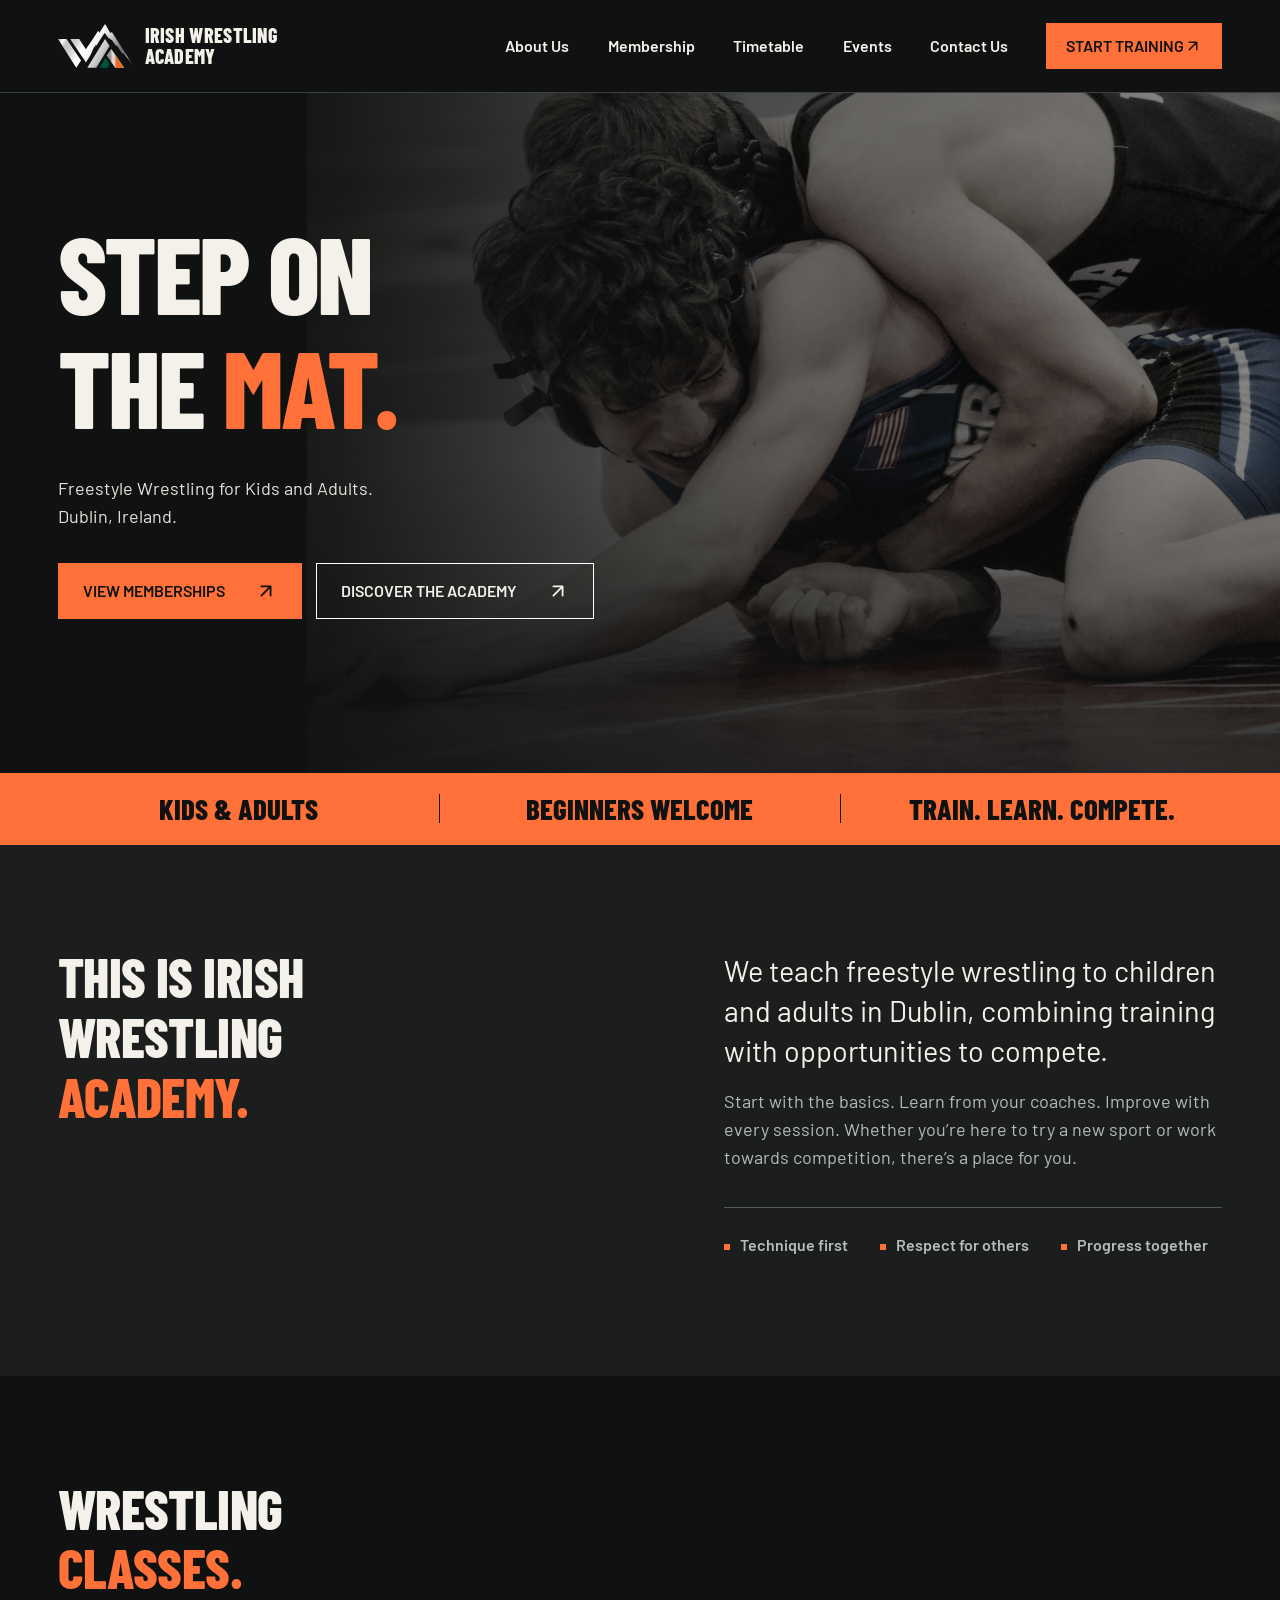
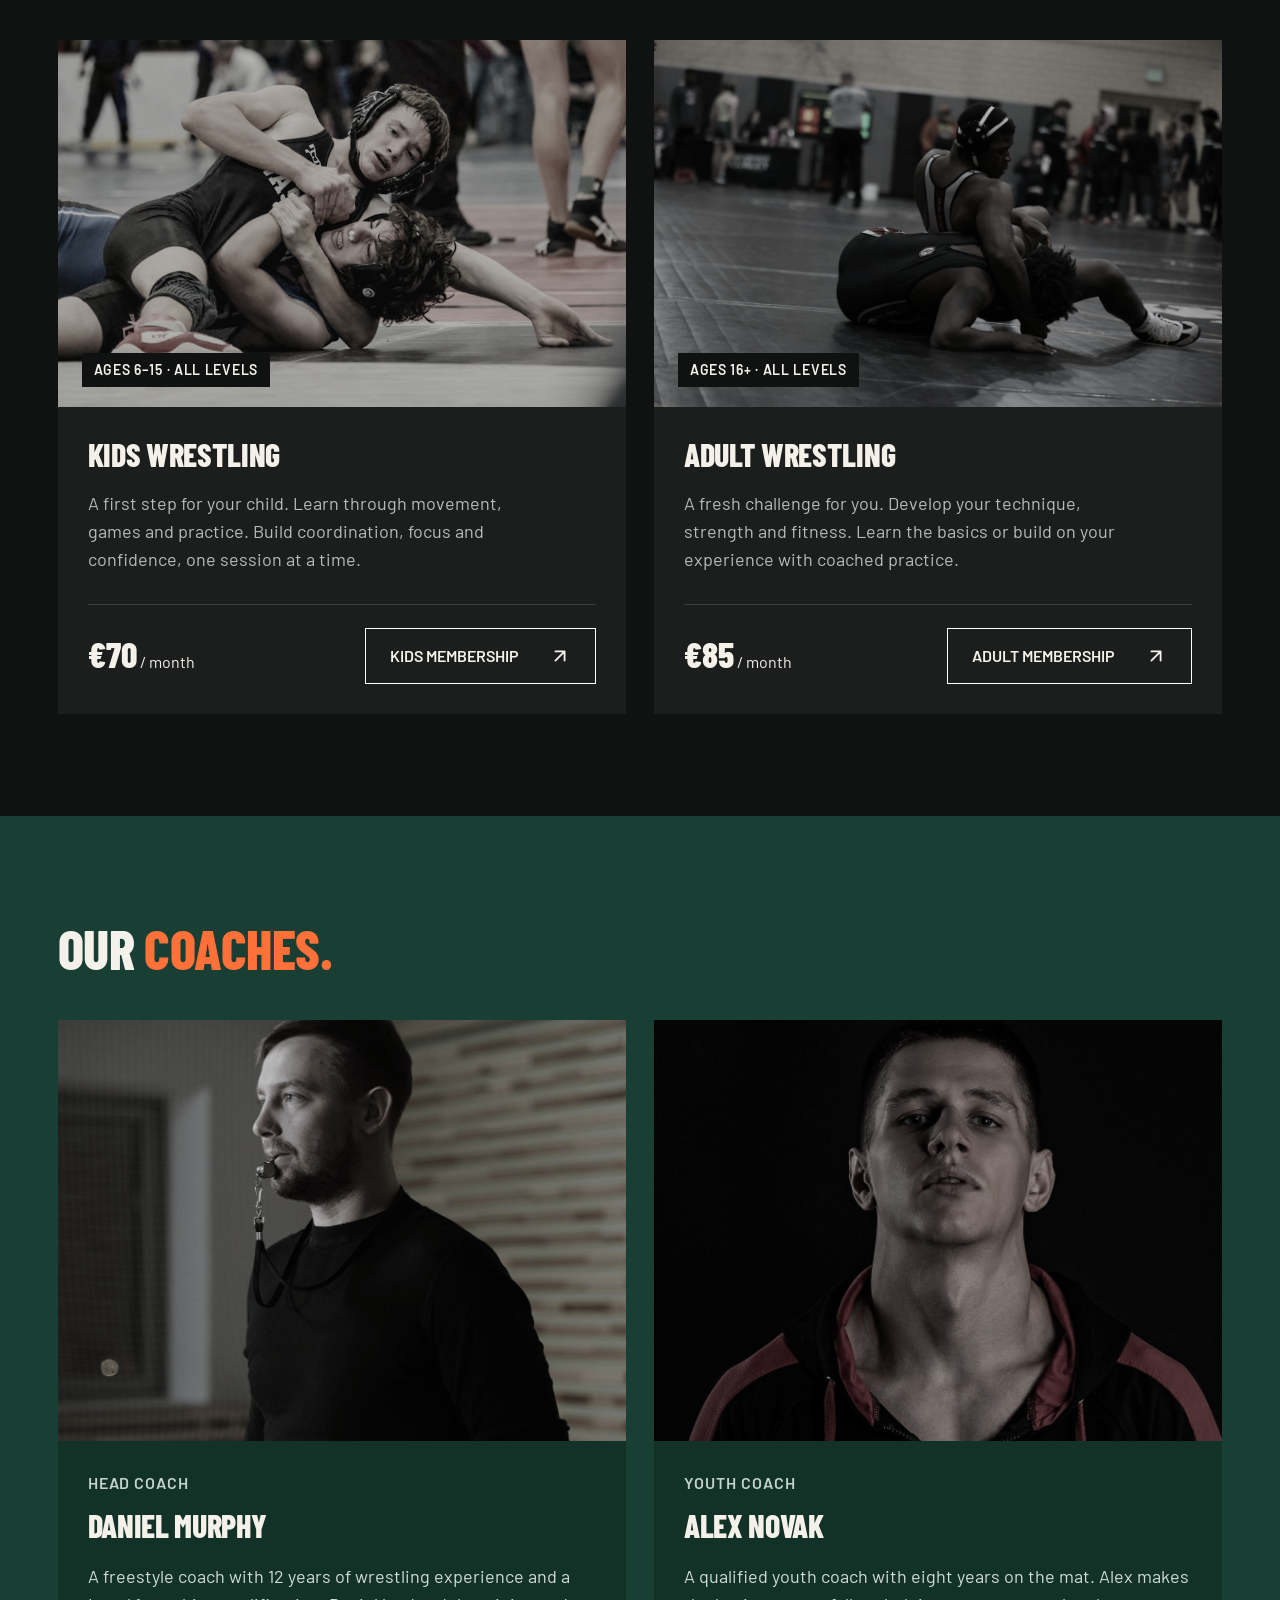
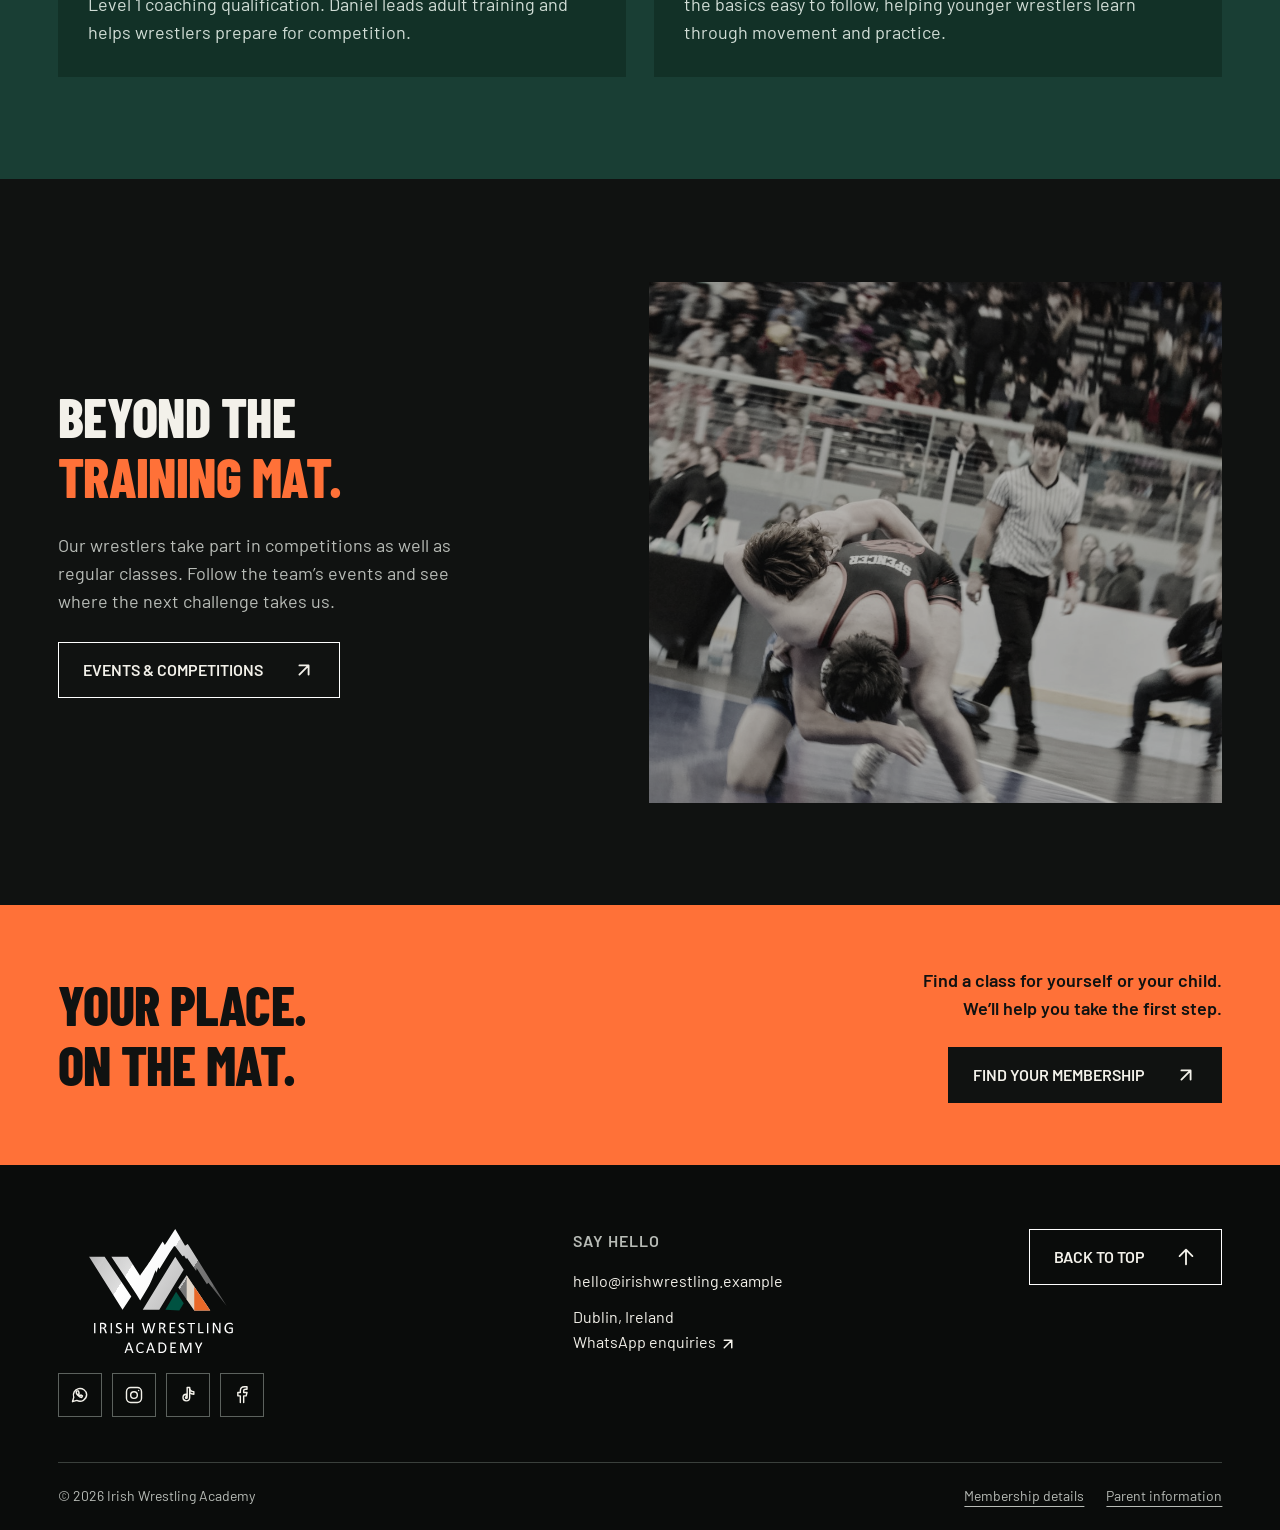
<file: index.html>
<!doctype html>
<html lang="en-IE">
    <head>
        <meta charset="UTF-8" />
        <meta name="viewport" content="width=device-width, initial-scale=1" />
        <meta
            name="description"
            content="Freestyle wrestling for children and adults in Dublin. Explore classes, meet the coaches and find your membership."
        />
        <!-- Local concept: remove noindex after the academy approves facts and a public domain. -->
        <meta name="robots" content="noindex, nofollow" />
        <meta name="theme-color" content="#101211" />
        <meta property="og:title" content="Irish Wrestling Academy | Freestyle Wrestling in Dublin" />
        <meta
            property="og:description"
            content="Freestyle wrestling for children and adults in Dublin. Explore classes, meet the coaches and find your membership."
        />
        <meta property="og:type" content="website" />
        <title>Irish Wrestling Academy | Freestyle Wrestling in Dublin</title>
        <link rel="icon" href="images/logo.jpg" type="image/jpeg" />
        <link rel="stylesheet" href="css/style.css" />
        <script src="js/main.js" defer></script>
    </head>
    <body id="top">
        <a class="skip-link" href="#main">Skip to content</a>
        <header class="site-header">
            <div class="container header-inner">
                <a class="brand" href="index.html" aria-label="Irish Wrestling Academy home">
                    <img src="images/logo-mark.svg" alt="" width="393" height="232" />
                    <span class="brand__name">Irish Wrestling<br />Academy</span>
                </a>
                <button class="menu-toggle" type="button" aria-expanded="false" aria-controls="site-nav">
                    Menu <span class="menu-icon" aria-hidden="true"></span>
                </button>
                <nav class="site-nav" id="site-nav" aria-label="Main navigation">
                    <a href="index.html#about">About Us</a>
                    <a href="membership.html">Membership</a>
                    <a href="membership.html#timetable">Timetable</a>
                    <a href="events.html">Events</a>
                    <a href="contact.html">Contact Us</a>
                    <a class="nav-cta" href="contact.html?interest=first-class#enquiry"
                        >Start Training <svg class="icon-arrow" xmlns="http://www.w3.org/2000/svg" width="24" height="24" viewBox="0 0 24 24" fill="none" stroke="currentColor" stroke-width="2" stroke-linecap="round" stroke-linejoin="round" aria-hidden="true" focusable="false"><path d="M7 17 17 7M7 7h10v10" /></svg></a
                    >
                </nav>
            </div>
        </header>
        <main id="main">
            <section class="hero" aria-labelledby="hero-title">
                <img
                    class="hero__image"
                    src="images/hero.jpg"
                    alt="Two wrestlers wearing protective headgear practise control on the mat."
                    width="2000"
                    height="1093"
                    fetchpriority="high"
                />
                <div class="container hero__content">

                    <h1 id="hero-title">Step on<br />the <span class="accent">mat.</span></h1>
                    <p class="hero__description">
                        Freestyle Wrestling for Kids and Adults.<br />Dublin, Ireland.
                    </p>
                    <div class="actions">
                        <a class="button" href="membership.html"
                            >View Memberships<svg class="icon-arrow button__arrow" xmlns="http://www.w3.org/2000/svg" width="24" height="24" viewBox="0 0 24 24" fill="none" stroke="currentColor" stroke-width="2" stroke-linecap="round" stroke-linejoin="round" aria-hidden="true" focusable="false"><path d="M7 17 17 7M7 7h10v10" /></svg></a
                        >
                        <a class="button button--outline" href="#about"
                            >Discover the Academy<svg class="icon-arrow button__arrow" xmlns="http://www.w3.org/2000/svg" width="24" height="24" viewBox="0 0 24 24" fill="none" stroke="currentColor" stroke-width="2" stroke-linecap="round" stroke-linejoin="round" aria-hidden="true" focusable="false"><path d="M7 17 17 7M7 7h10v10" /></svg></a
                        >
                    </div>
                </div>
            </section>

            <div class="statement-strip" aria-label="Training at a glance">
                <div class="container">
                    <span>Kids &amp; Adults</span>
                    <span class="statement-divider" aria-hidden="true"></span>
                    <span>Beginners Welcome</span>
                    <span class="statement-divider" aria-hidden="true"></span>
                    <span>Train. Learn. Compete.</span>
                </div>
            </div>

            <section class="section about" id="about" aria-labelledby="about-title">
                <div class="container">

                    <div class="section-intro">
                        <h2 id="about-title">
                            This is Irish<br />Wrestling<br /><span class="accent">Academy.</span>
                        </h2>
                        <div class="section-intro__copy">
                            <p class="lead">
                                We teach freestyle wrestling to children and adults in Dublin, combining
                                training with opportunities to compete.
                            </p>
                            <p>
                                Start with the basics. Learn from your coaches. Improve with every session.
                                Whether you’re here to try a new sport or work towards competition, there’s a
                                place for you.
                            </p>
                            <ul class="about__values">
                                <li>Technique first</li>
                                <li>Respect for others</li>
                                <li>Progress together</li>
                            </ul>
                        </div>
                    </div>
                </div>
            </section>

            <section class="section" aria-labelledby="classes-title">
                <div class="container">

                    <div class="section-heading">
                        <h2 id="classes-title">Wrestling<br /><span class="accent">classes.</span></h2>
                    </div>
                    <div class="class-grid">
                        <article class="class-card">
                            <div class="class-card__image">
                                <img
                                    src="images/kids.jpg"
                                    alt="Young wrestlers in headgear practise a hold on a red mat."
                                    width="1100"
                                    height="532"
                                    loading="lazy"
                                />
                                <span class="class-card__tag">Ages 6–15 · All levels</span>
                            </div>
                            <div class="class-card__body">
                                <h3>Kids wrestling</h3>
                                <p>
                                    A first step for your child. Learn through movement, games and practice. Build coordination, focus and
                                    confidence, one session at a time.
                                </p>
                                <div class="class-card__bottom">
                                    <span class="class-card__price"><strong>€70</strong> / month</span
                                    ><a class="button button--outline" href="membership.html#kids"
                                        >Kids Membership<svg class="icon-arrow button__arrow" xmlns="http://www.w3.org/2000/svg" width="24" height="24" viewBox="0 0 24 24" fill="none" stroke="currentColor" stroke-width="2" stroke-linecap="round" stroke-linejoin="round" aria-hidden="true" focusable="false"><path d="M7 17 17 7M7 7h10v10" /></svg></a
                                    >
                                </div>
                            </div>
                        </article>
                        <article class="class-card">
                            <div class="class-card__image">
                                <img
                                    src="images/training.jpg"
                                    alt="Two wrestlers in dark singlets work on control during a match."
                                    width="1200"
                                    height="800"
                                    loading="lazy"
                                />
                                <span class="class-card__tag">Ages 16+ · All levels</span>
                            </div>
                            <div class="class-card__body">
                                <h3>Adult wrestling</h3>
                                <p>
                                    A fresh challenge for you. Develop your technique, strength and fitness. Learn the basics or build on
                                    your experience with coached practice.
                                </p>
                                <div class="class-card__bottom">
                                    <span class="class-card__price"><strong>€85</strong> / month</span
                                    ><a class="button button--outline" href="membership.html#adults"
                                        >Adult Membership<svg class="icon-arrow button__arrow" xmlns="http://www.w3.org/2000/svg" width="24" height="24" viewBox="0 0 24 24" fill="none" stroke="currentColor" stroke-width="2" stroke-linecap="round" stroke-linejoin="round" aria-hidden="true" focusable="false"><path d="M7 17 17 7M7 7h10v10" /></svg></a
                                    >
                                </div>
                            </div>
                        </article>
                    </div>
                </div>
            </section>
            <section class="section coaches" id="coaches" aria-labelledby="coaches-title">
                <div class="container">
                    <div class="section-heading">
                        <div>

                            <h2 id="coaches-title">Our <span class="accent">coaches.</span></h2>
                        </div>
                    </div>
                    <div class="coach-grid">
                        <article class="coach-card">
                            <img
                                src="images/coach-daniel.jpg"
                                alt="Coach in a black training top holding a whistle in a sports hall."
                                width="1200"
                                height="1800"
                                loading="lazy"
                            />
                            <div class="coach-card__body">
                                <p class="small-label">Head coach</p>
                                <h3>Daniel Murphy</h3>
                                <p>
                                    A freestyle coach with 12 years of wrestling experience and a Level 1
                                    coaching qualification. Daniel leads adult training and helps wrestlers
                                    prepare for competition.
                                </p>
                            </div>
                        </article>
                        <article class="coach-card">
                            <img
                                src="images/coach-alex.jpg"
                                alt="Man wearing a dark sports jacket against a black background."
                                width="1200"
                                height="1305"
                                loading="lazy"
                            />
                            <div class="coach-card__body">
                                <p class="small-label">Youth coach</p>
                                <h3>Alex Novak</h3>
                                <p>
                                    A qualified youth coach with eight years on the mat. Alex makes the basics
                                    easy to follow, helping younger wrestlers learn through movement and
                                    practice.
                                </p>
                            </div>
                        </article>
                    </div>
                </div>
            </section>

            <section class="section" aria-labelledby="competition-title">
                <div class="container competition-feature">
                    <div class="competition-feature__copy">

                        <h2 id="competition-title">
                            Beyond the<br /><span class="accent">Training Mat.</span>
                        </h2>
                        <p>
                            Our wrestlers take part in competitions as well as regular classes. Follow the
                            team’s events and see where the next challenge takes us.
                        </p>
                        <a class="button button--outline" href="events.html"
                            >Events & Competitions<svg class="icon-arrow button__arrow" xmlns="http://www.w3.org/2000/svg" width="24" height="24" viewBox="0 0 24 24" fill="none" stroke="currentColor" stroke-width="2" stroke-linecap="round" stroke-linejoin="round" aria-hidden="true" focusable="false"><path d="M7 17 17 7M7 7h10v10" /></svg></a
                        >
                    </div>
                    <img
                        src="images/competition.jpg"
                        alt="Two wrestlers compete as a referee and spectators watch."
                        width="1400"
                        height="933"
                        loading="lazy"
                    />
                </div>
            </section>
            <section class="cta-section" aria-labelledby="cta-title">
                <div class="container cta-inner">
                    <h2 id="cta-title">Your place.<br />On the mat.</h2>
                    <div>
                        <p>Find a class for yourself or your child. We’ll help you take the first step.</p>
                        <a class="button button--dark" href="membership.html"
                            >Find Your Membership<svg class="icon-arrow button__arrow" xmlns="http://www.w3.org/2000/svg" width="24" height="24" viewBox="0 0 24 24" fill="none" stroke="currentColor" stroke-width="2" stroke-linecap="round" stroke-linejoin="round" aria-hidden="true" focusable="false"><path d="M7 17 17 7M7 7h10v10" /></svg></a
                        >
                    </div>
                </div>
            </section>
        </main>
        <footer class="site-footer">
            <div class="container">
                <div class="footer-main">
                    <div>
                        <a class="footer-brand" href="index.html" aria-label="Irish Wrestling Academy home">
                            <img
                                src="images/logo-full.svg"
                                alt="Irish Wrestling Academy"
                                width="412"
                                height="384"
                                loading="lazy"
                            />
                        </a>
                        <div class="social-links">
                            <a
                                class="social-link"
                                href="contact.html#channels"
                                aria-label="WhatsApp contact details"
                                ><svg viewBox="0 0 24 24" aria-hidden="true">
                                    <path d="M20 11.5a8 8 0 0 1-11.8 7L3 20l1.5-5.1A8 8 0 1 1 20 11.5Z" />
                                    <path d="M8 7c-2 3 3 8 6 8l1-2-2-1-1 1-2-2 1-1-1-3Z" /></svg></a
                            ><a
                                class="social-link"
                                href="contact.html#channels"
                                aria-label="Instagram contact details"
                                ><svg viewBox="0 0 24 24" aria-hidden="true">
                                    <rect x="3" y="3" width="18" height="18" rx="5" />
                                    <circle cx="12" cy="12" r="4" />
                                    <path d="M17.5 6.5h.01" /></svg></a
                            ><a
                                class="social-link"
                                href="contact.html#channels"
                                aria-label="TikTok contact details"
                                ><svg viewBox="0 0 24 24" aria-hidden="true">
                                    <path
                                        d="M14 3v12a4 4 0 1 1-4-4v3a1 1 0 1 0 1 1V3h3c0 3 2 5 5 5v3c-2 0-4-1-5-2"
                                    /></svg></a
                            ><a
                                class="social-link"
                                href="contact.html#channels"
                                aria-label="Facebook contact details"
                                ><svg viewBox="0 0 24 24" aria-hidden="true">
                                    <path
                                        d="M14 21v-8h3l1-4h-4V7c0-1 .5-2 2-2h2V2h-3c-4 0-5 2-5 5v2H7v4h3v8"
                                    /></svg
                            ></a>
                        </div>
                    </div>
                    <div class="footer-column">
                        <span class="small-label">Say hello</span>
                        <a href="contact.html#contact-info">hello@irishwrestling.example</a>
                        <p>Dublin, Ireland</p>
                        <a href="contact.html#channels"
                            >WhatsApp enquiries <svg class="icon-arrow" xmlns="http://www.w3.org/2000/svg" width="24" height="24" viewBox="0 0 24 24" fill="none" stroke="currentColor" stroke-width="2" stroke-linecap="round" stroke-linejoin="round" aria-hidden="true" focusable="false"><path d="M7 17 17 7M7 7h10v10" /></svg></a
                        >
                    </div>
                    <div class="footer-top">
                        <a class="button button--outline" href="#top">Back to Top <svg class="icon-arrow button__arrow" xmlns="http://www.w3.org/2000/svg" width="24" height="24" viewBox="0 0 24 24" fill="none" stroke="currentColor" stroke-width="2" stroke-linecap="round" stroke-linejoin="round" aria-hidden="true" focusable="false"><path d="M12 20V4M5 11l7-7 7 7" /></svg></a>
                    </div>
                </div>
                <div class="footer-bottom">
                    <p>© 2026 Irish Wrestling Academy</p>
                    <div class="footer-policies">
                        <a href="membership.html#membership-details">Membership details</a>
                        <a href="membership.html#safeguarding">Parent information</a>
                    </div>
                </div>
            </div>
        </footer>
    </body>
</html>
</file>
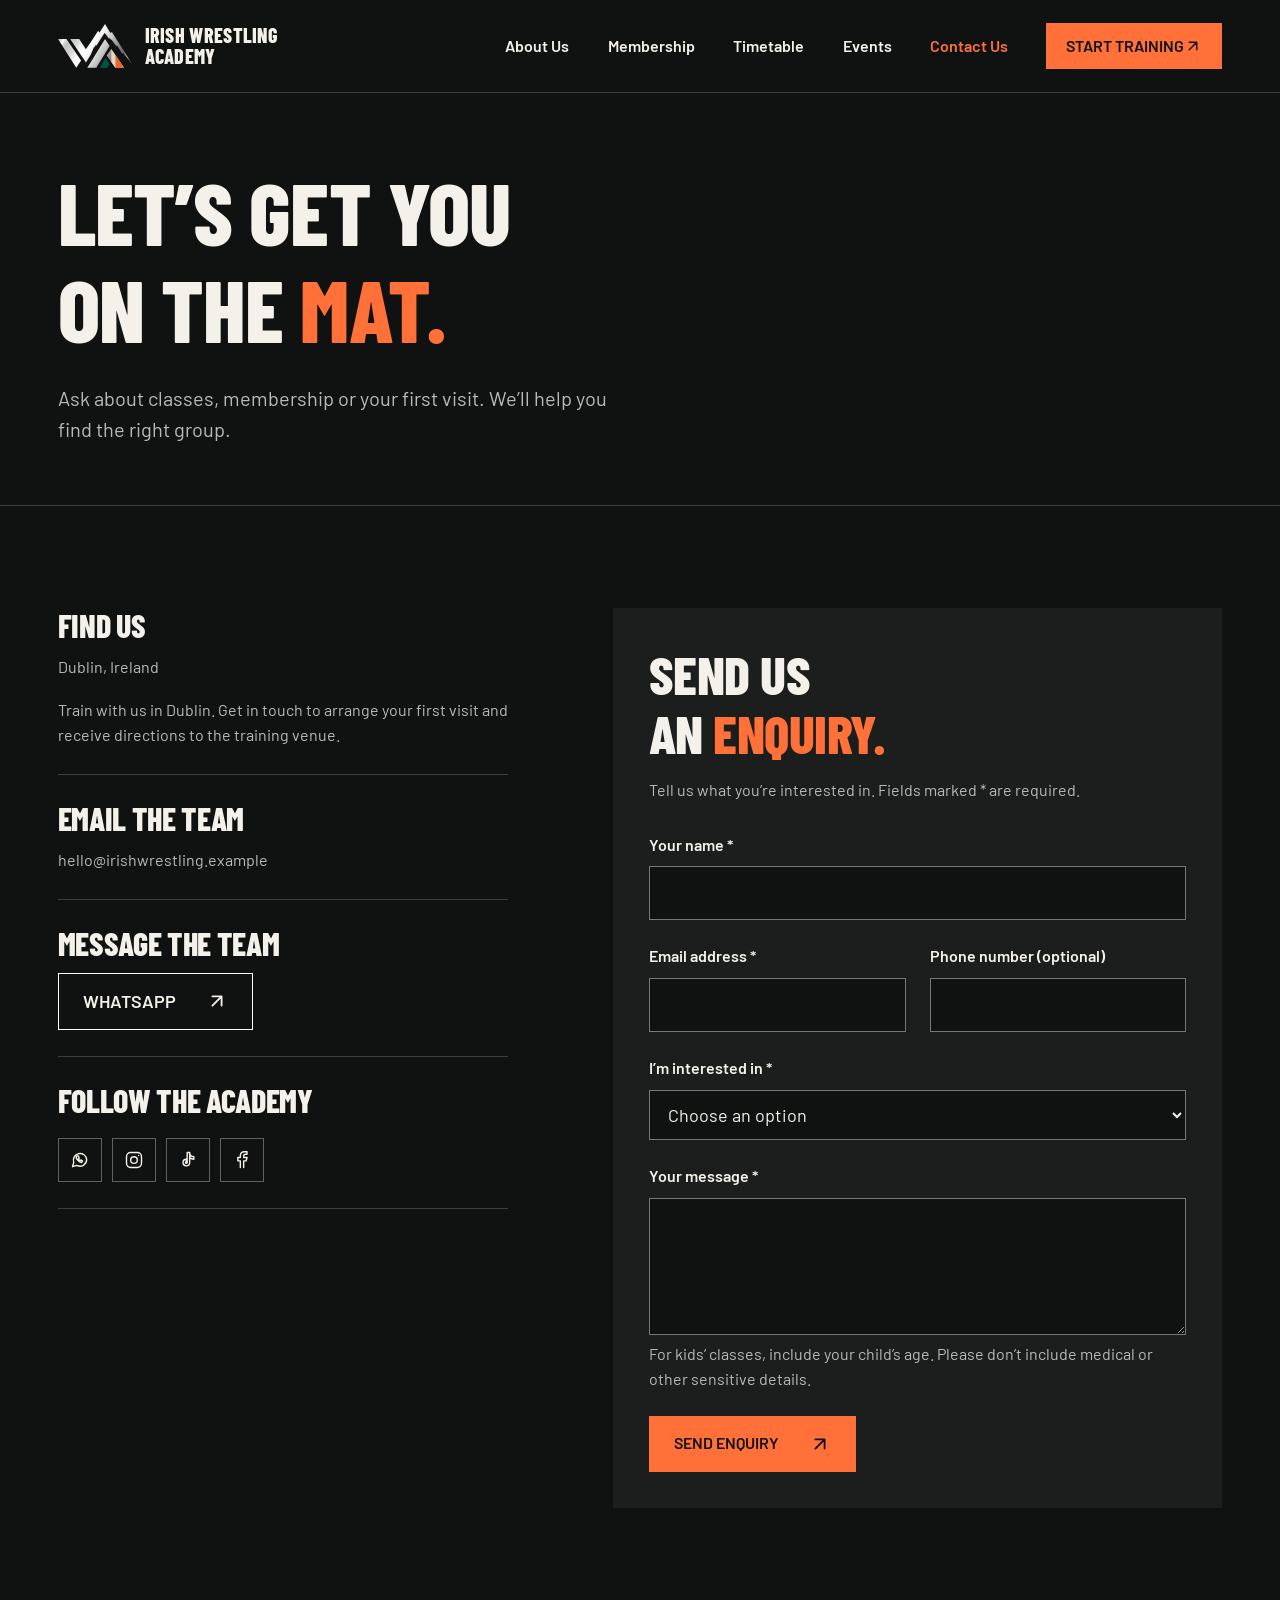
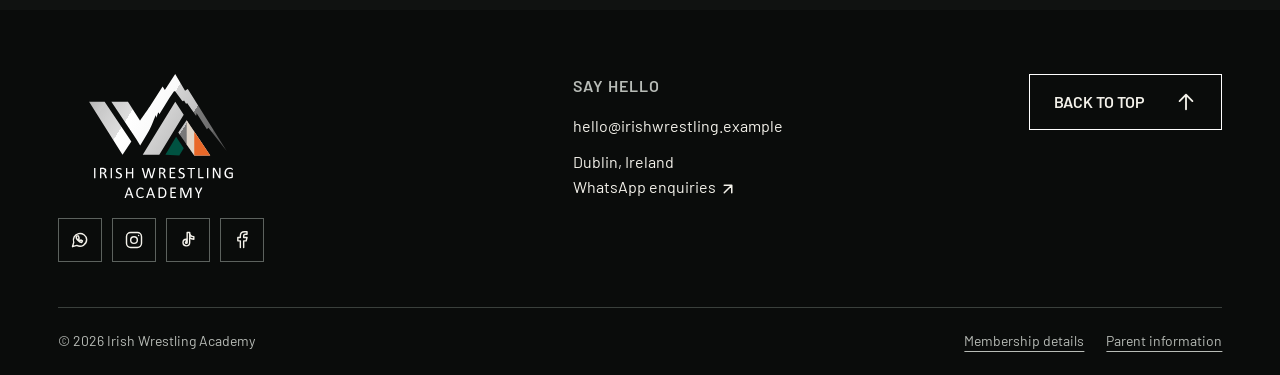
<file: contact.html>
<!doctype html>
<html lang="en-IE">
    <head>
        <meta charset="UTF-8" />
        <meta name="viewport" content="width=device-width, initial-scale=1" />
        <meta
            name="description"
            content="Ask about freestyle wrestling classes for children and adults in Dublin, membership and your first session."
        />
        <!-- Local concept: remove noindex after the academy approves facts and a public domain. -->
        <meta name="robots" content="noindex, nofollow" />
        <meta name="theme-color" content="#101211" />
        <meta property="og:title" content="Contact Us | Irish Wrestling Academy" />
        <meta
            property="og:description"
            content="Ask about freestyle wrestling classes for children and adults in Dublin, membership and your first session."
        />
        <meta property="og:type" content="website" />
        <title>Contact Us | Irish Wrestling Academy</title>
        <link rel="icon" href="images/logo.jpg" type="image/jpeg" />
        <link rel="stylesheet" href="css/style.css" />
        <script src="js/main.js" defer></script>
    </head>
    <body id="top">
        <a class="skip-link" href="#main">Skip to content</a>
        <header class="site-header">
            <div class="container header-inner">
                <a class="brand" href="index.html" aria-label="Irish Wrestling Academy home">
                    <img src="images/logo-mark.svg" alt="" width="393" height="232" />
                    <span class="brand__name">Irish Wrestling<br />Academy</span>
                </a>
                <button class="menu-toggle" type="button" aria-expanded="false" aria-controls="site-nav">
                    Menu <span class="menu-icon" aria-hidden="true"></span>
                </button>
                <nav class="site-nav" id="site-nav" aria-label="Main navigation">
                    <a href="index.html#about">About Us</a>
                    <a href="membership.html">Membership</a>
                    <a href="membership.html#timetable">Timetable</a>
                    <a href="events.html">Events</a>
                    <a href="contact.html" aria-current="page">Contact Us</a>
                    <a class="nav-cta" href="contact.html?interest=first-class#enquiry"
                        >Start Training <svg class="icon-arrow" xmlns="http://www.w3.org/2000/svg" width="24" height="24" viewBox="0 0 24 24" fill="none" stroke="currentColor" stroke-width="2" stroke-linecap="round" stroke-linejoin="round" aria-hidden="true" focusable="false"><path d="M7 17 17 7M7 7h10v10" /></svg></a
                    >
                </nav>
            </div>
        </header>
        <main id="main">
            <section class="page-hero" aria-labelledby="contact-title">
                <div class="container">

                    <h1 id="contact-title">Let’s get you<br />on the <span class="accent">mat.</span></h1>
                    <p>
                        Ask about classes, membership or your first visit. We’ll help you find the right
                        group.
                    </p>
                </div>
            </section>

            <section class="section" aria-label="Contact the academy">
                <div class="container contact-layout">
                    <div class="contact-info" id="contact-info">
                        <div class="contact-info__item">
                            <h2>Find us</h2>
                            <p>Dublin, Ireland</p>
                            <p>
                                Train with us in Dublin. Get in touch to arrange your first visit and receive
                                directions to the training venue.
                            </p>
                        </div>
                        <div class="contact-info__item">
                            <h2>Email the team</h2>
                            <p>hello@irishwrestling.example</p>
                        </div>
                        <div class="contact-info__item">
                            <h2>Message the team</h2>
                            <a class="button button--outline" href="#channels"
                                >WhatsApp<svg class="icon-arrow button__arrow" xmlns="http://www.w3.org/2000/svg" width="24" height="24" viewBox="0 0 24 24" fill="none" stroke="currentColor" stroke-width="2" stroke-linecap="round" stroke-linejoin="round" aria-hidden="true" focusable="false"><path d="M7 17 17 7M7 7h10v10" /></svg></a
                            >
                        </div>
                        <div class="contact-info__item">
                            <h2 id="channels">Follow the academy</h2>
                            <div class="social-links">
                                <a
                                    class="social-link"
                                    href="contact.html#channels"
                                    aria-label="WhatsApp contact details"
                                    ><svg viewBox="0 0 24 24" aria-hidden="true">
                                        <path d="M20 11.5a8 8 0 0 1-11.8 7L3 20l1.5-5.1A8 8 0 1 1 20 11.5Z" />
                                        <path d="M8 7c-2 3 3 8 6 8l1-2-2-1-1 1-2-2 1-1-1-3Z" /></svg></a
                                ><a
                                    class="social-link"
                                    href="contact.html#channels"
                                    aria-label="Instagram contact details"
                                    ><svg viewBox="0 0 24 24" aria-hidden="true">
                                        <rect x="3" y="3" width="18" height="18" rx="5" />
                                        <circle cx="12" cy="12" r="4" />
                                        <path d="M17.5 6.5h.01" /></svg></a
                                ><a
                                    class="social-link"
                                    href="contact.html#channels"
                                    aria-label="TikTok contact details"
                                    ><svg viewBox="0 0 24 24" aria-hidden="true">
                                        <path
                                            d="M14 3v12a4 4 0 1 1-4-4v3a1 1 0 1 0 1 1V3h3c0 3 2 5 5 5v3c-2 0-4-1-5-2"
                                        /></svg></a
                                ><a
                                    class="social-link"
                                    href="contact.html#channels"
                                    aria-label="Facebook contact details"
                                    ><svg viewBox="0 0 24 24" aria-hidden="true">
                                        <path
                                            d="M14 21v-8h3l1-4h-4V7c0-1 .5-2 2-2h2V2h-3c-4 0-5 2-5 5v2H7v4h3v8"
                                        /></svg
                                ></a>
                            </div>
                        </div>
                    </div>
                    <form class="contact-form" id="enquiry" aria-describedby="form-note">

                        <h2>Send us<br />an <span class="accent">enquiry.</span></h2>
                        <p class="form-note" id="form-note">
                            Tell us what you’re interested in. Fields marked * are required.
                        </p>
                        <div class="form-fields">
                            <div class="form-field form-field--full">
                                <label for="name">Your name *</label
                                ><input id="name" name="name" autocomplete="name" required />
                            </div>
                            <div class="form-field">
                                <label for="email">Email address *</label
                                ><input id="email" name="email" type="email" autocomplete="email" required />
                            </div>
                            <div class="form-field">
                                <label for="phone">Phone number (optional)</label
                                ><input id="phone" name="phone" type="tel" autocomplete="tel" />
                            </div>
                            <div class="form-field form-field--full">
                                <label for="interest">I’m interested in *</label
                                ><select id="interest" name="interest" required>
                                    <option value="">Choose an option</option>
                                    <option value="kids">Kids classes</option>
                                    <option value="adults">Adult classes</option>
                                    <option value="first-class">A first class</option>
                                    <option value="events">Events &amp; competitions</option>
                                    <option value="other">Something else</option>
                                </select>
                            </div>
                            <div class="form-field form-field--full">
                                <label for="message">Your message *</label
                                ><textarea
                                    id="message"
                                    name="message"
                                    rows="4"
                                    aria-describedby="message-hint"
                                    required
                                ></textarea>
                                <p class="field-hint" id="message-hint">
                                    For kids’ classes, include your child’s age. Please don’t include medical
                                    or other sensitive details.
                                </p>
                            </div>
                        </div>
                        <button class="button" type="submit" id="review-enquiry" disabled>
                            Send Enquiry <svg class="icon-arrow button__arrow" xmlns="http://www.w3.org/2000/svg" width="24" height="24" viewBox="0 0 24 24" fill="none" stroke="currentColor" stroke-width="2" stroke-linecap="round" stroke-linejoin="round" aria-hidden="true" focusable="false"><path d="M7 17 17 7M7 7h10v10" /></svg>
                        </button>
                        <noscript
                            ><p class="form-note">
                                Please enable JavaScript to review your enquiry.
                            </p></noscript
                        >
                        <div
                            class="form-result"
                            id="form-result"
                            role="status"
                            aria-live="polite"
                            hidden
                        ></div>
                    </form>
                </div>
            </section>
        </main>
        <footer class="site-footer">
            <div class="container">
                <div class="footer-main">
                    <div>
                        <a class="footer-brand" href="index.html" aria-label="Irish Wrestling Academy home">
                            <img
                                src="images/logo-full.svg"
                                alt="Irish Wrestling Academy"
                                width="412"
                                height="384"
                                loading="lazy"
                            />
                        </a>
                        <div class="social-links">
                            <a
                                class="social-link"
                                href="contact.html#channels"
                                aria-label="WhatsApp contact details"
                                ><svg viewBox="0 0 24 24" aria-hidden="true">
                                    <path d="M20 11.5a8 8 0 0 1-11.8 7L3 20l1.5-5.1A8 8 0 1 1 20 11.5Z" />
                                    <path d="M8 7c-2 3 3 8 6 8l1-2-2-1-1 1-2-2 1-1-1-3Z" /></svg></a
                            ><a
                                class="social-link"
                                href="contact.html#channels"
                                aria-label="Instagram contact details"
                                ><svg viewBox="0 0 24 24" aria-hidden="true">
                                    <rect x="3" y="3" width="18" height="18" rx="5" />
                                    <circle cx="12" cy="12" r="4" />
                                    <path d="M17.5 6.5h.01" /></svg></a
                            ><a
                                class="social-link"
                                href="contact.html#channels"
                                aria-label="TikTok contact details"
                                ><svg viewBox="0 0 24 24" aria-hidden="true">
                                    <path
                                        d="M14 3v12a4 4 0 1 1-4-4v3a1 1 0 1 0 1 1V3h3c0 3 2 5 5 5v3c-2 0-4-1-5-2"
                                    /></svg></a
                            ><a
                                class="social-link"
                                href="contact.html#channels"
                                aria-label="Facebook contact details"
                                ><svg viewBox="0 0 24 24" aria-hidden="true">
                                    <path
                                        d="M14 21v-8h3l1-4h-4V7c0-1 .5-2 2-2h2V2h-3c-4 0-5 2-5 5v2H7v4h3v8"
                                    /></svg
                            ></a>
                        </div>
                    </div>
                    <div class="footer-column">
                        <span class="small-label">Say hello</span>
                        <a href="contact.html#contact-info">hello@irishwrestling.example</a>
                        <p>Dublin, Ireland</p>
                        <a href="contact.html#channels"
                            >WhatsApp enquiries <svg class="icon-arrow" xmlns="http://www.w3.org/2000/svg" width="24" height="24" viewBox="0 0 24 24" fill="none" stroke="currentColor" stroke-width="2" stroke-linecap="round" stroke-linejoin="round" aria-hidden="true" focusable="false"><path d="M7 17 17 7M7 7h10v10" /></svg></a
                        >
                    </div>
                    <div class="footer-top">
                        <a class="button button--outline" href="#top">Back to Top <svg class="icon-arrow button__arrow" xmlns="http://www.w3.org/2000/svg" width="24" height="24" viewBox="0 0 24 24" fill="none" stroke="currentColor" stroke-width="2" stroke-linecap="round" stroke-linejoin="round" aria-hidden="true" focusable="false"><path d="M12 20V4M5 11l7-7 7 7" /></svg></a>
                    </div>
                </div>
                <div class="footer-bottom">
                    <p>© 2026 Irish Wrestling Academy</p>
                    <div class="footer-policies">
                        <a href="membership.html#membership-details">Membership details</a>
                        <a href="membership.html#safeguarding">Parent information</a>
                    </div>
                </div>
            </div>
        </footer>
    </body>
</html>
</file>
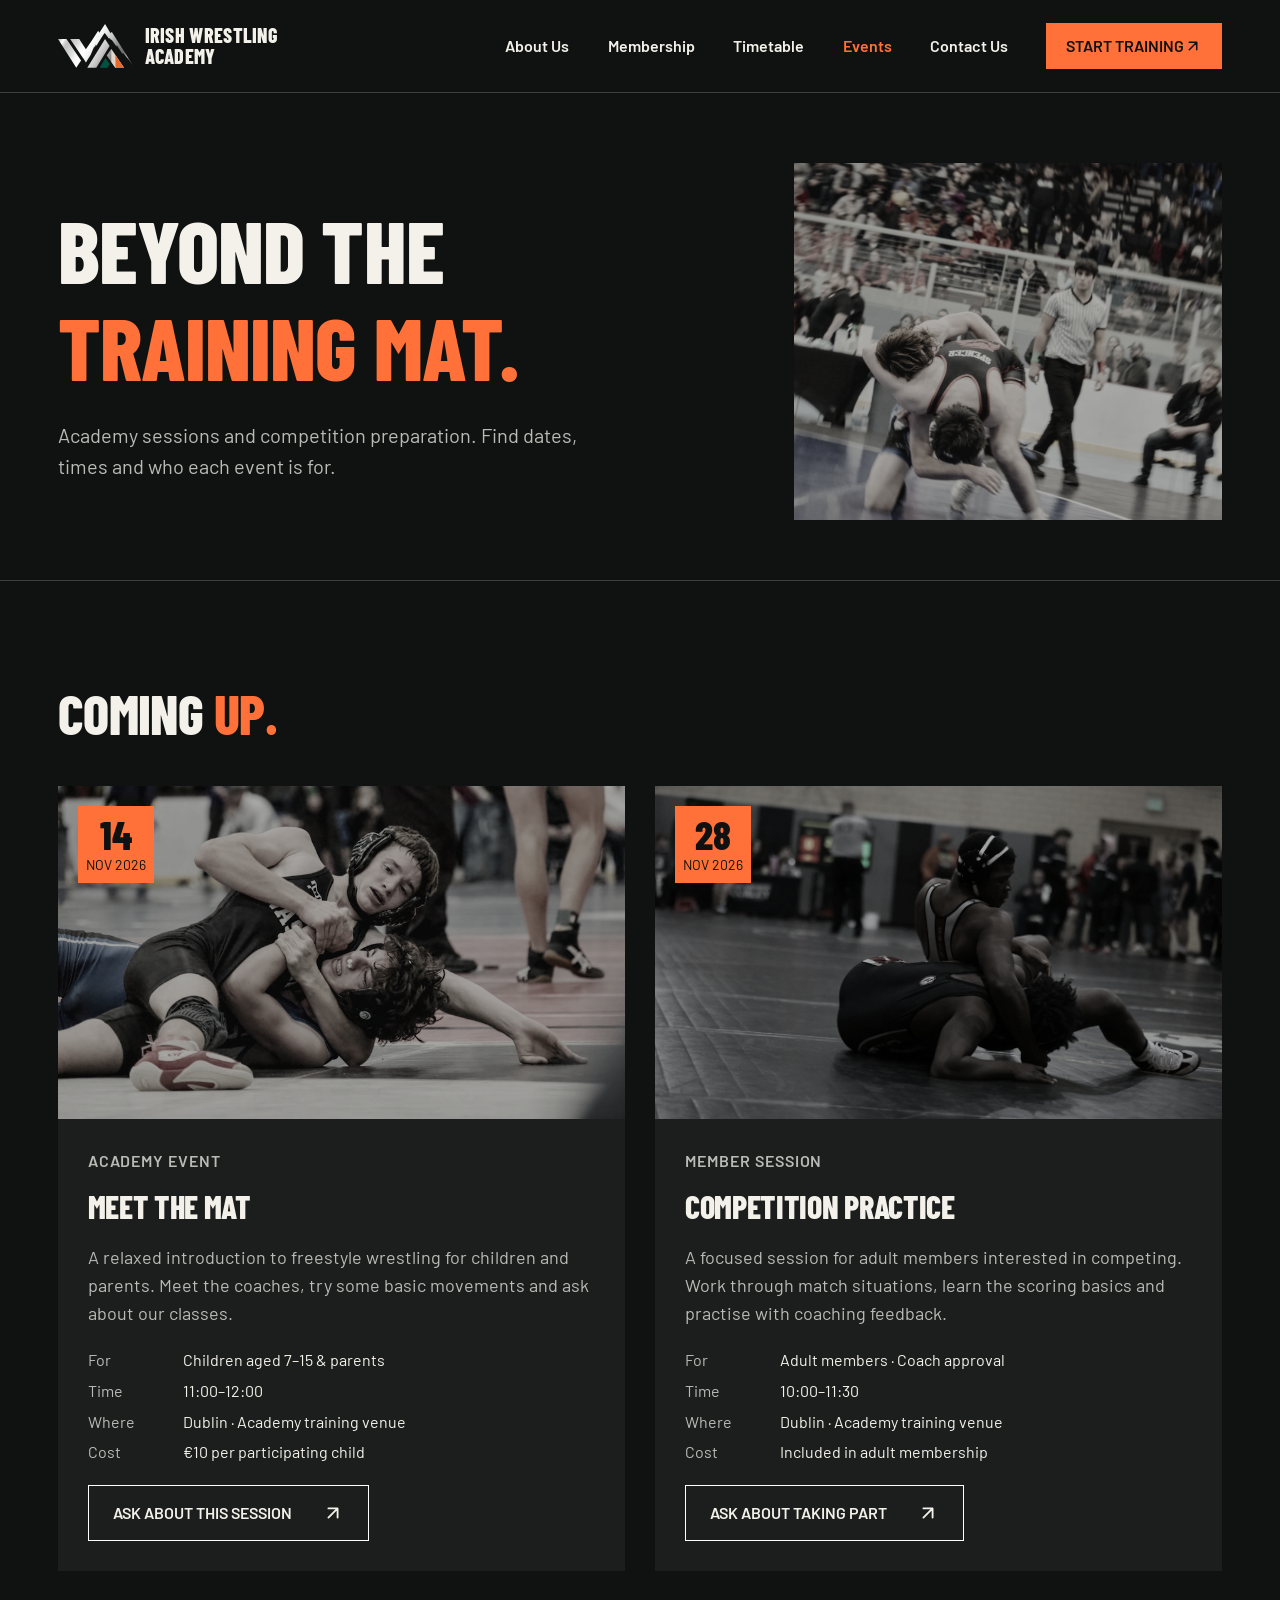
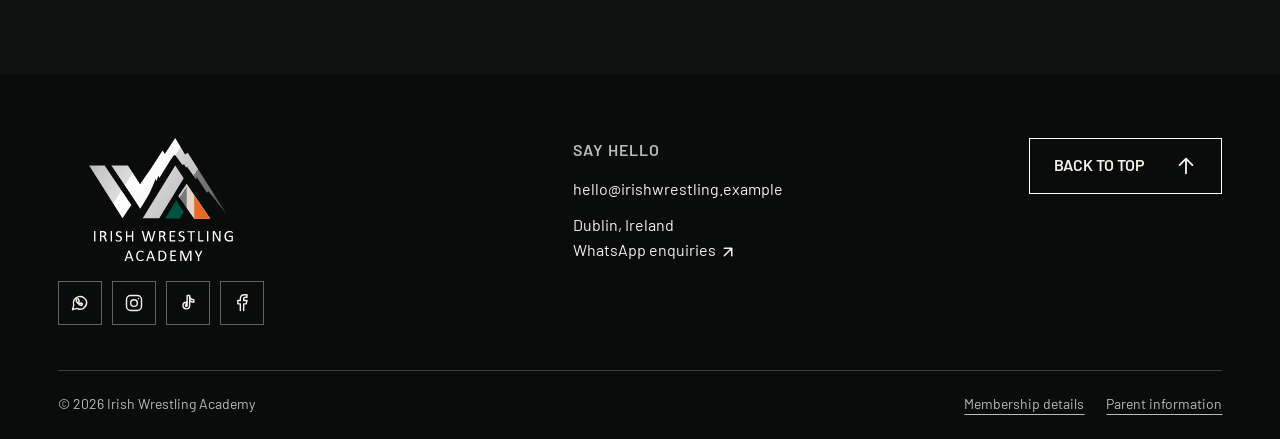
<file: events.html>
<!doctype html>
<html lang="en-IE">
    <head>
        <meta charset="UTF-8" />
        <meta name="viewport" content="width=device-width, initial-scale=1" />
        <meta
            name="description"
            content="Follow academy sessions, upcoming events and competition opportunities at Irish Wrestling Academy in Dublin."
        />
        <!-- Local concept: remove noindex after the academy approves facts and a public domain. -->
        <meta name="robots" content="noindex, nofollow" />
        <meta name="theme-color" content="#101211" />
        <meta property="og:title" content="Events &amp; Competitions | Irish Wrestling Academy" />
        <meta
            property="og:description"
            content="Follow academy sessions, upcoming events and competition opportunities at Irish Wrestling Academy in Dublin."
        />
        <meta property="og:type" content="website" />
        <title>Events &amp; Competitions | Irish Wrestling Academy</title>
        <link rel="icon" href="images/logo.jpg" type="image/jpeg" />
        <link rel="stylesheet" href="css/style.css" />
        <script src="js/main.js" defer></script>
    </head>
    <body id="top">
        <a class="skip-link" href="#main">Skip to content</a>
        <header class="site-header">
            <div class="container header-inner">
                <a class="brand" href="index.html" aria-label="Irish Wrestling Academy home">
                    <img src="images/logo-mark.svg" alt="" width="393" height="232" />
                    <span class="brand__name">Irish Wrestling<br />Academy</span>
                </a>
                <button class="menu-toggle" type="button" aria-expanded="false" aria-controls="site-nav">
                    Menu <span class="menu-icon" aria-hidden="true"></span>
                </button>
                <nav class="site-nav" id="site-nav" aria-label="Main navigation">
                    <a href="index.html#about">About Us</a>
                    <a href="membership.html">Membership</a>
                    <a href="membership.html#timetable">Timetable</a>
                    <a href="events.html" aria-current="page">Events</a>
                    <a href="contact.html">Contact Us</a>
                    <a class="nav-cta" href="contact.html?interest=first-class#enquiry"
                        >Start Training <svg class="icon-arrow" xmlns="http://www.w3.org/2000/svg" width="24" height="24" viewBox="0 0 24 24" fill="none" stroke="currentColor" stroke-width="2" stroke-linecap="round" stroke-linejoin="round" aria-hidden="true" focusable="false"><path d="M7 17 17 7M7 7h10v10" /></svg></a
                    >
                </nav>
            </div>
        </header>
        <main id="main">
            <section class="page-hero" aria-labelledby="events-title">
                <div class="container page-hero__layout">
                    <div>

                        <h1 id="events-title">Beyond the<br /><span class="accent">training mat.</span></h1>
                        <p>
                            Academy sessions and competition preparation. Find dates, times and who each event
                            is for.
                        </p>
                    </div>
                    <img
                        src="images/competition.jpg"
                        alt="A referee watches a wrestling match in a busy sports hall."
                        width="1400"
                        height="933"
                        fetchpriority="high"
                    />
                </div>
            </section>

            <section class="section" aria-labelledby="upcoming-title">
                <div class="container">
                    <div class="section-heading">
                        <div>

                            <h2 id="upcoming-title">Coming <span class="accent">up.</span></h2>
                        </div>
                    </div>
                    <div class="events-grid">
                        <article class="event-card">
                            <div class="event-card__photo">
                                <img
                                    src="images/kids.jpg"
                                    alt="Two young wrestlers practise on a red mat."
                                    width="1100"
                                    height="532"
                                    loading="lazy"
                                />
                                <p class="event-date"><strong>14</strong>Nov 2026</p>
                            </div>
                            <div class="event-card__body">
                                <p class="small-label">Academy event</p>
                                <h3>Meet the mat</h3>
                                <p>
                                    A relaxed introduction to freestyle wrestling for children and parents.
                                    Meet the coaches, try some basic movements and ask about our classes.
                                </p>
                                <dl class="event-details">
                                    <div>
                                        <dt>For</dt>
                                        <dd>Children aged 7–15 &amp; parents</dd>
                                    </div>
                                    <div>
                                        <dt>Time</dt>
                                        <dd>11:00–12:00</dd>
                                    </div>
                                    <div>
                                        <dt>Where</dt>
                                        <dd>Dublin · Academy training venue</dd>
                                    </div>
                                    <div>
                                        <dt>Cost</dt>
                                        <dd>€10 per participating child</dd>
                                    </div>
                                </dl>
                                <a class="button button--outline" href="contact.html?interest=events#enquiry"
                                    >Ask About This Session<svg class="icon-arrow button__arrow" xmlns="http://www.w3.org/2000/svg" width="24" height="24" viewBox="0 0 24 24" fill="none" stroke="currentColor" stroke-width="2" stroke-linecap="round" stroke-linejoin="round" aria-hidden="true" focusable="false"><path d="M7 17 17 7M7 7h10v10" /></svg></a
                                >
                            </div>
                        </article>
                        <article class="event-card">
                            <div class="event-card__photo">
                                <img
                                    src="images/training.jpg"
                                    alt="Wrestlers practise control on a dark mat in a sports hall."
                                    width="1200"
                                    height="800"
                                    loading="lazy"
                                />
                                <p class="event-date"><strong>28</strong>Nov 2026</p>
                            </div>
                            <div class="event-card__body">
                                <p class="small-label">Member session</p>
                                <h3>Competition practice</h3>
                                <p>
                                    A focused session for adult members interested in competing. Work through
                                    match situations, learn the scoring basics and practise with coaching
                                    feedback.
                                </p>
                                <dl class="event-details">
                                    <div>
                                        <dt>For</dt>
                                        <dd>Adult members · Coach approval</dd>
                                    </div>
                                    <div>
                                        <dt>Time</dt>
                                        <dd>10:00–11:30</dd>
                                    </div>
                                    <div>
                                        <dt>Where</dt>
                                        <dd>Dublin · Academy training venue</dd>
                                    </div>
                                    <div>
                                        <dt>Cost</dt>
                                        <dd>Included in adult membership</dd>
                                    </div>
                                </dl>
                                <a class="button button--outline" href="contact.html?interest=events#enquiry"
                                    >Ask About Taking Part<svg class="icon-arrow button__arrow" xmlns="http://www.w3.org/2000/svg" width="24" height="24" viewBox="0 0 24 24" fill="none" stroke="currentColor" stroke-width="2" stroke-linecap="round" stroke-linejoin="round" aria-hidden="true" focusable="false"><path d="M7 17 17 7M7 7h10v10" /></svg></a
                                >
                            </div>
                        </article>
                    </div>
                </div>
            </section>
        </main>
        <footer class="site-footer">
            <div class="container">
                <div class="footer-main">
                    <div>
                        <a class="footer-brand" href="index.html" aria-label="Irish Wrestling Academy home">
                            <img
                                src="images/logo-full.svg"
                                alt="Irish Wrestling Academy"
                                width="412"
                                height="384"
                                loading="lazy"
                            />
                        </a>
                        <div class="social-links">
                            <a
                                class="social-link"
                                href="contact.html#channels"
                                aria-label="WhatsApp contact details"
                                ><svg viewBox="0 0 24 24" aria-hidden="true">
                                    <path d="M20 11.5a8 8 0 0 1-11.8 7L3 20l1.5-5.1A8 8 0 1 1 20 11.5Z" />
                                    <path d="M8 7c-2 3 3 8 6 8l1-2-2-1-1 1-2-2 1-1-1-3Z" /></svg></a
                            ><a
                                class="social-link"
                                href="contact.html#channels"
                                aria-label="Instagram contact details"
                                ><svg viewBox="0 0 24 24" aria-hidden="true">
                                    <rect x="3" y="3" width="18" height="18" rx="5" />
                                    <circle cx="12" cy="12" r="4" />
                                    <path d="M17.5 6.5h.01" /></svg></a
                            ><a
                                class="social-link"
                                href="contact.html#channels"
                                aria-label="TikTok contact details"
                                ><svg viewBox="0 0 24 24" aria-hidden="true">
                                    <path
                                        d="M14 3v12a4 4 0 1 1-4-4v3a1 1 0 1 0 1 1V3h3c0 3 2 5 5 5v3c-2 0-4-1-5-2"
                                    /></svg></a
                            ><a
                                class="social-link"
                                href="contact.html#channels"
                                aria-label="Facebook contact details"
                                ><svg viewBox="0 0 24 24" aria-hidden="true">
                                    <path
                                        d="M14 21v-8h3l1-4h-4V7c0-1 .5-2 2-2h2V2h-3c-4 0-5 2-5 5v2H7v4h3v8"
                                    /></svg
                            ></a>
                        </div>
                    </div>
                    <div class="footer-column">
                        <span class="small-label">Say hello</span>
                        <a href="contact.html#contact-info">hello@irishwrestling.example</a>
                        <p>Dublin, Ireland</p>
                        <a href="contact.html#channels"
                            >WhatsApp enquiries <svg class="icon-arrow" xmlns="http://www.w3.org/2000/svg" width="24" height="24" viewBox="0 0 24 24" fill="none" stroke="currentColor" stroke-width="2" stroke-linecap="round" stroke-linejoin="round" aria-hidden="true" focusable="false"><path d="M7 17 17 7M7 7h10v10" /></svg></a
                        >
                    </div>
                    <div class="footer-top">
                        <a class="button button--outline" href="#top">Back to Top <svg class="icon-arrow button__arrow" xmlns="http://www.w3.org/2000/svg" width="24" height="24" viewBox="0 0 24 24" fill="none" stroke="currentColor" stroke-width="2" stroke-linecap="round" stroke-linejoin="round" aria-hidden="true" focusable="false"><path d="M12 20V4M5 11l7-7 7 7" /></svg></a>
                    </div>
                </div>
                <div class="footer-bottom">
                    <p>© 2026 Irish Wrestling Academy</p>
                    <div class="footer-policies">
                        <a href="membership.html#membership-details">Membership details</a>
                        <a href="membership.html#safeguarding">Parent information</a>
                    </div>
                </div>
            </div>
        </footer>
    </body>
</html>
</file>
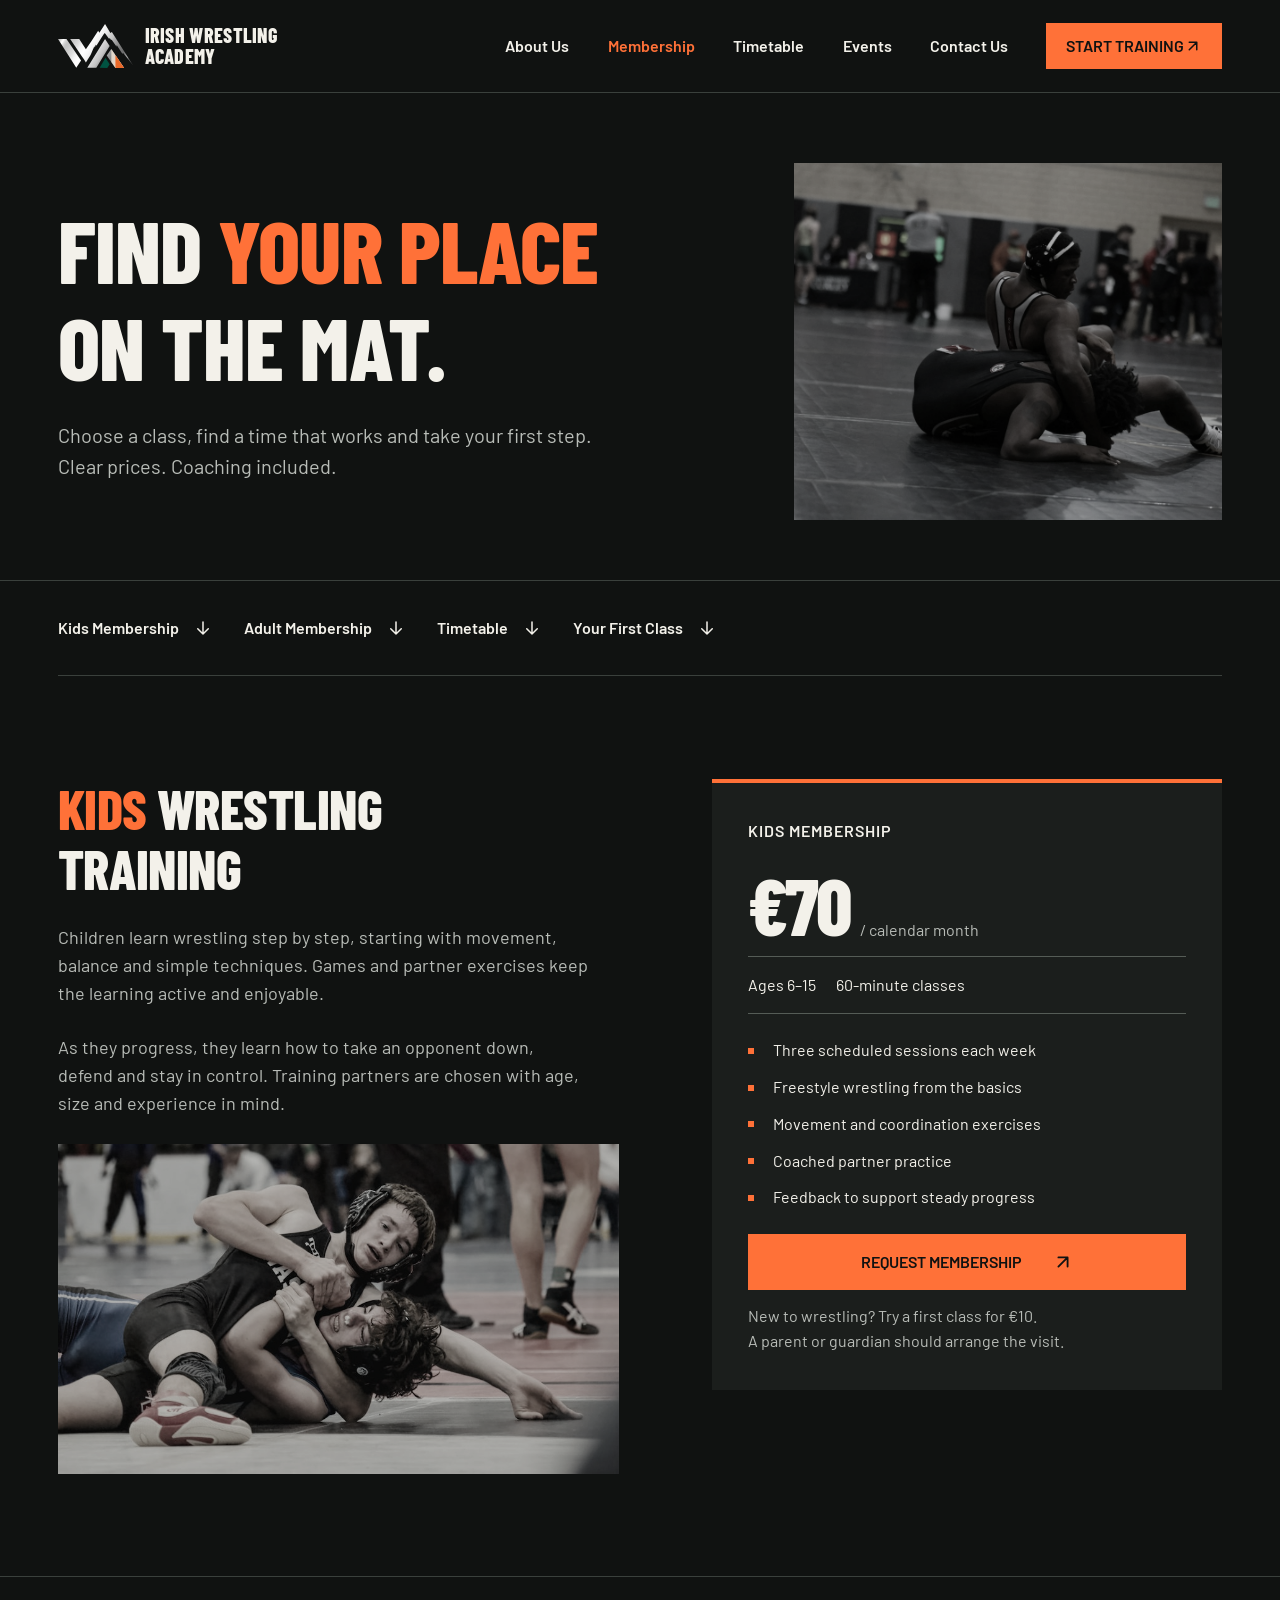
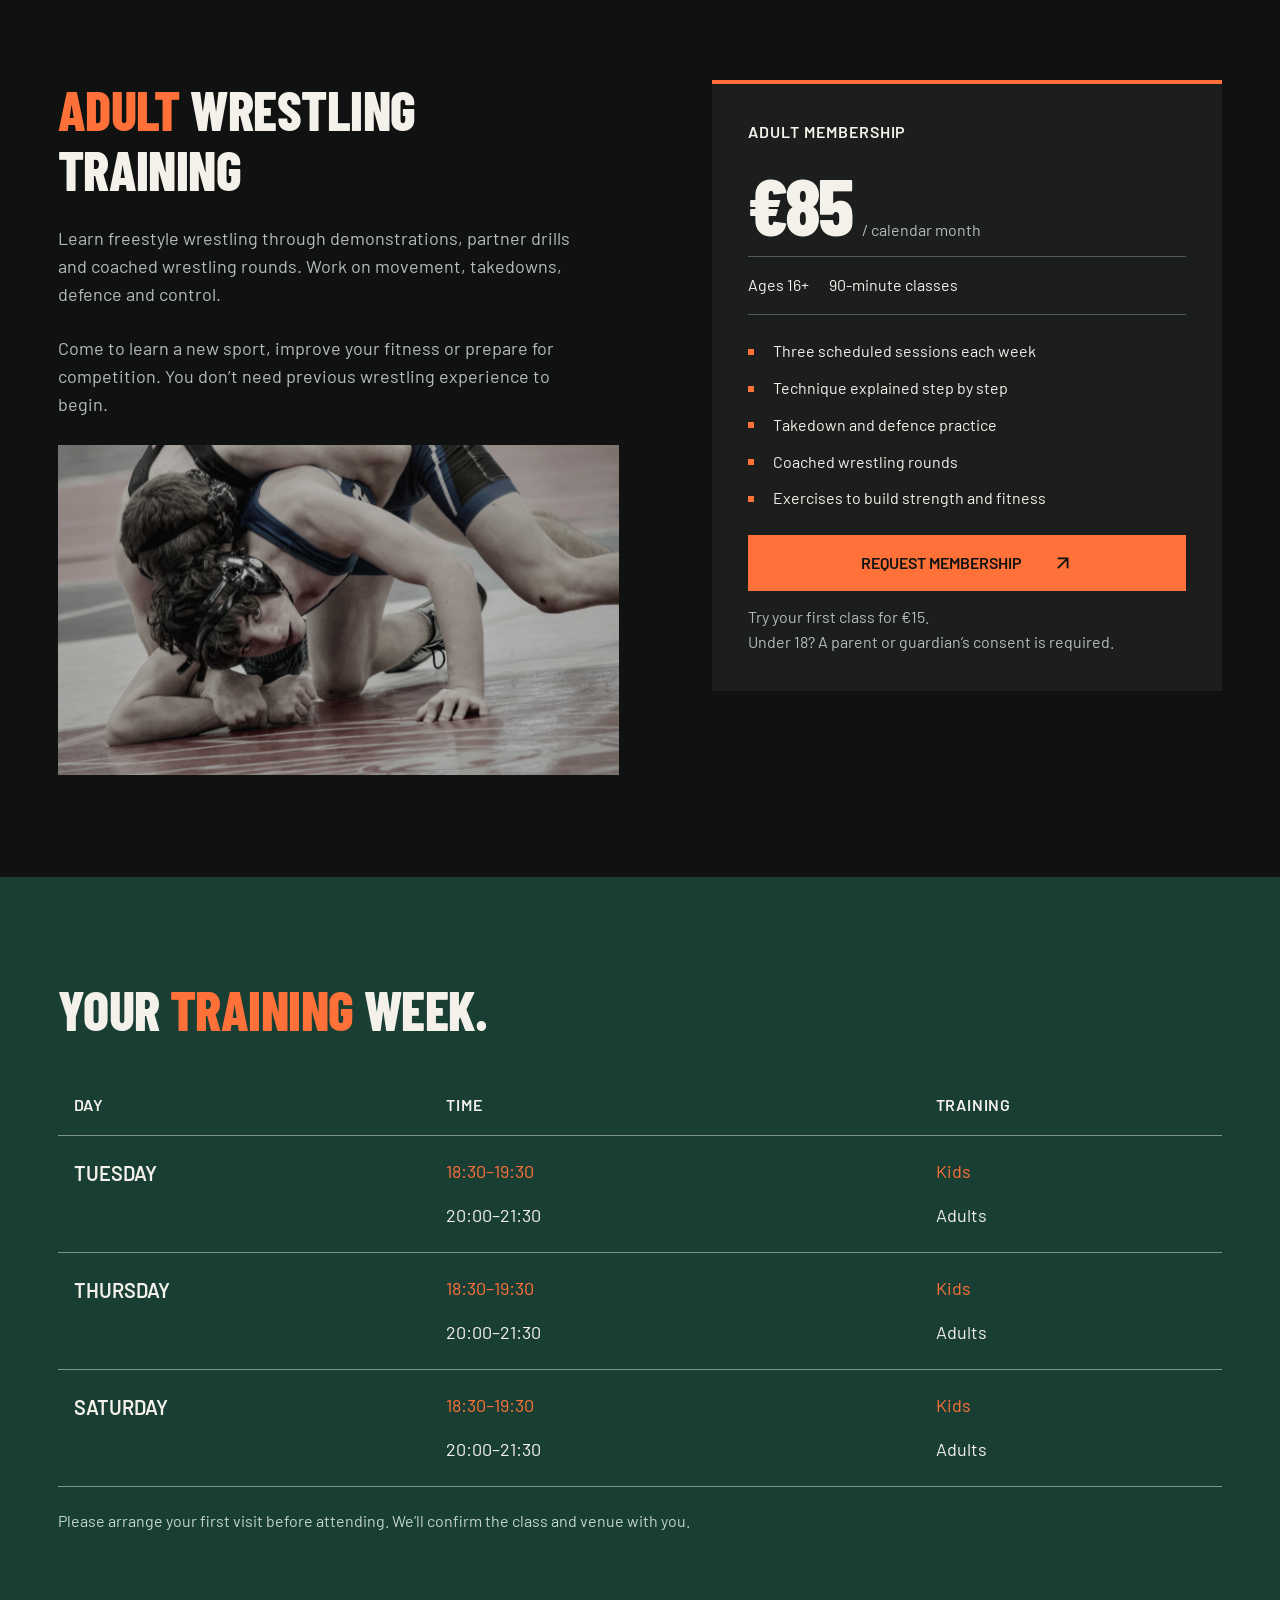
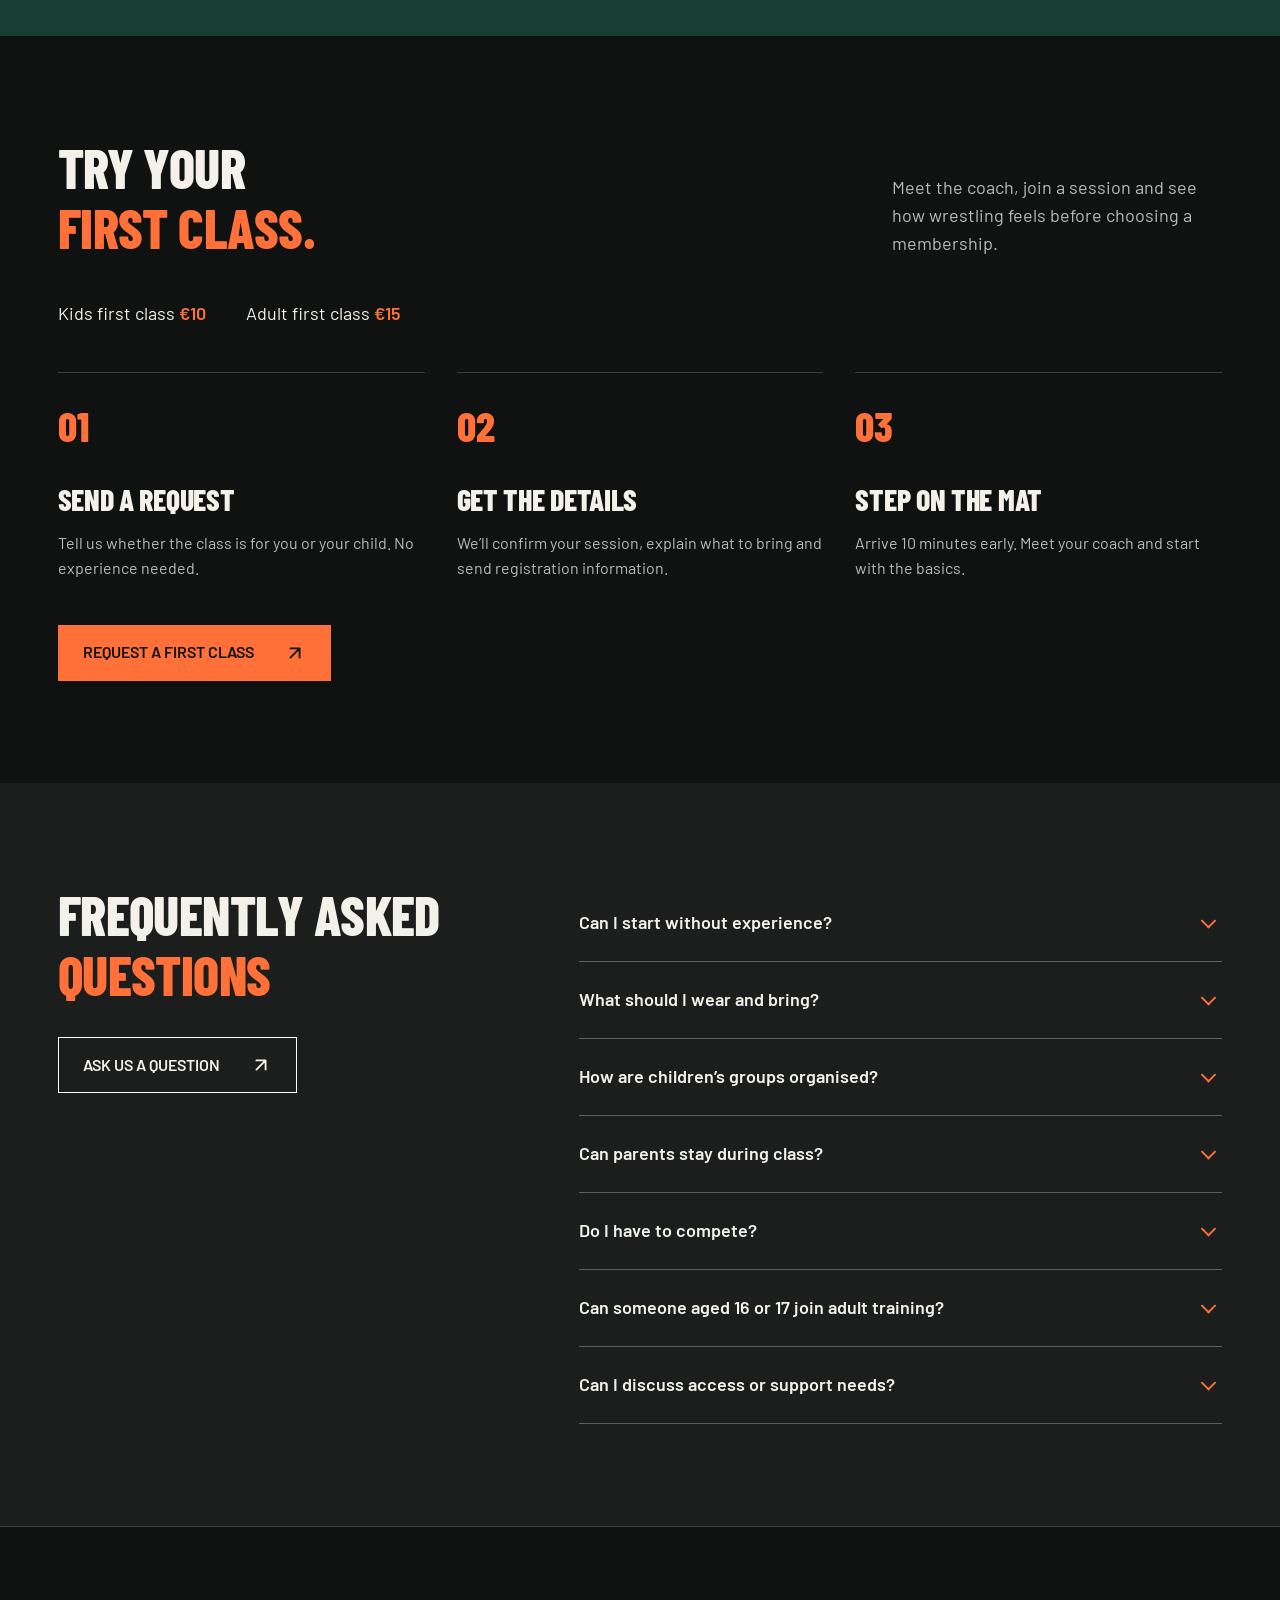
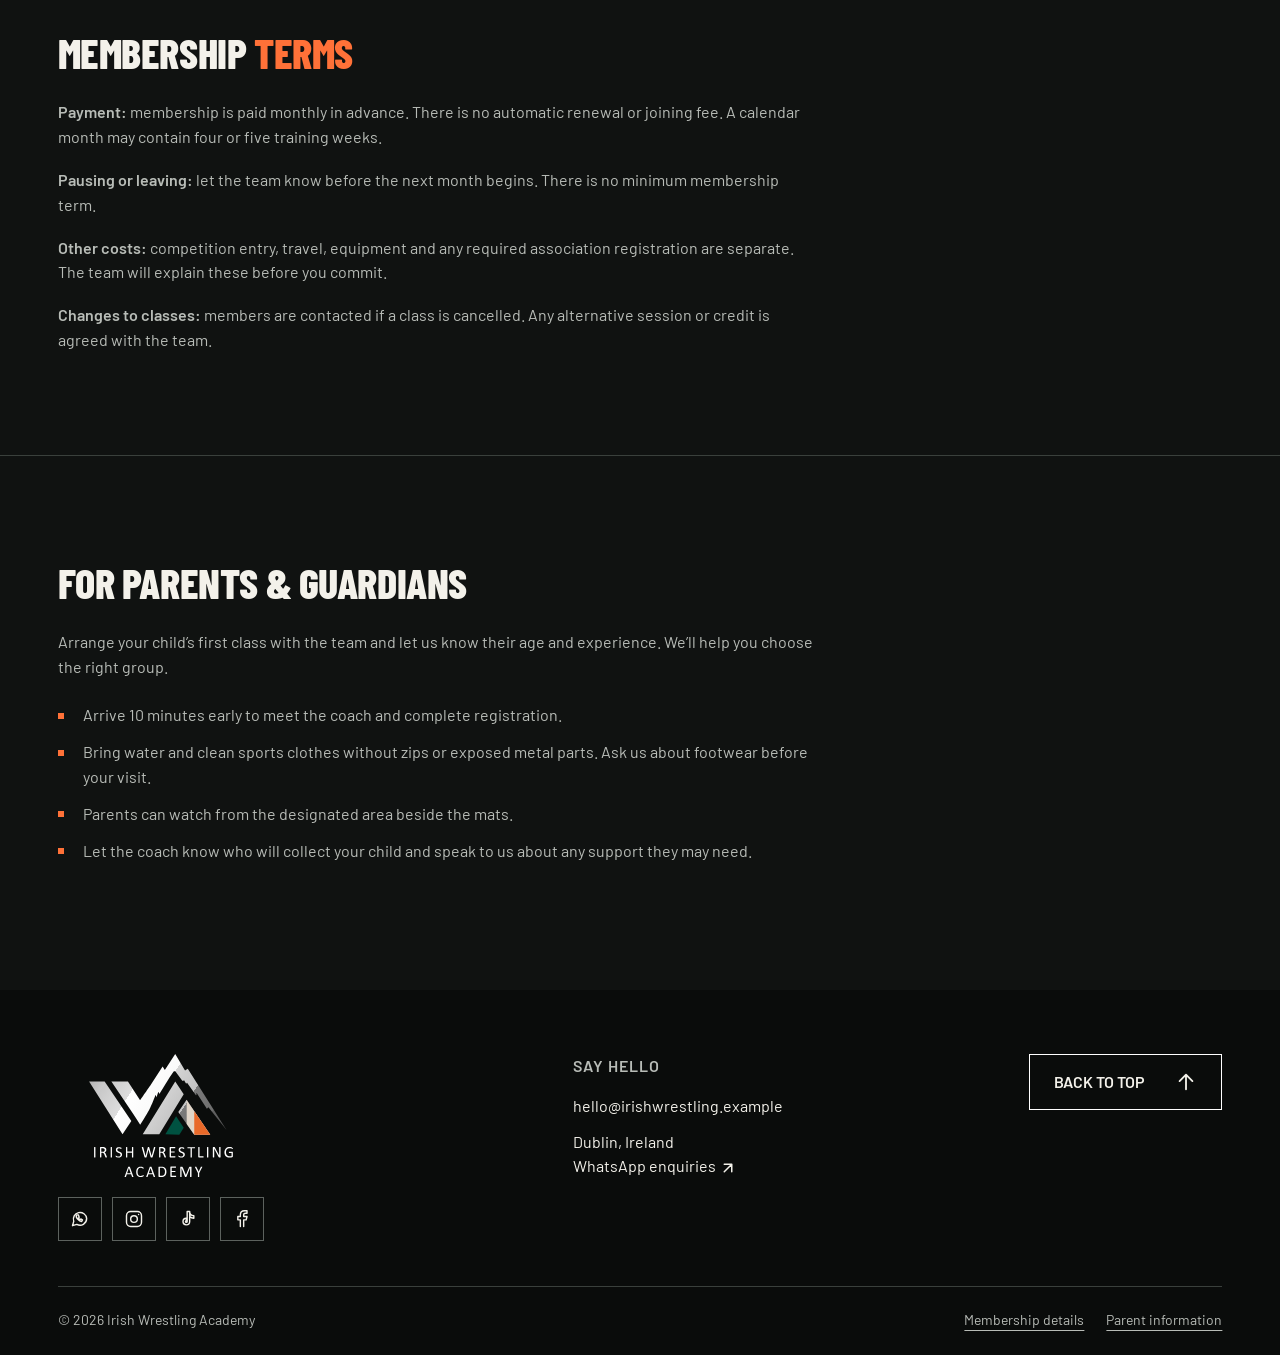
<file: membership.html>
<!doctype html>
<html lang="en-IE">
    <head>
        <meta charset="UTF-8" />
        <meta name="viewport" content="width=device-width, initial-scale=1" />
        <meta
            name="description"
            content="Explore kids and adult freestyle wrestling classes, membership prices, class times and first visits in Dublin."
        />
        <!-- Local concept: remove noindex after the academy approves facts and a public domain. -->
        <meta name="robots" content="noindex, nofollow" />
        <meta name="theme-color" content="#101211" />
        <meta property="og:title" content="Classes &amp; Membership | Irish Wrestling Academy" />
        <meta
            property="og:description"
            content="Explore kids and adult freestyle wrestling classes, membership prices, class times and first visits in Dublin."
        />
        <meta property="og:type" content="website" />
        <title>Classes &amp; Membership | Irish Wrestling Academy</title>
        <link rel="icon" href="images/logo.jpg" type="image/jpeg" />
        <link rel="stylesheet" href="css/style.css" />
        <script src="js/main.js" defer></script>
    </head>
    <body id="top">
        <a class="skip-link" href="#main">Skip to content</a>
        <header class="site-header">
            <div class="container header-inner">
                <a class="brand" href="index.html" aria-label="Irish Wrestling Academy home">
                    <img src="images/logo-mark.svg" alt="" width="393" height="232" />
                    <span class="brand__name">Irish Wrestling<br />Academy</span>
                </a>
                <button class="menu-toggle" type="button" aria-expanded="false" aria-controls="site-nav">
                    Menu <span class="menu-icon" aria-hidden="true"></span>
                </button>
                <nav class="site-nav" id="site-nav" aria-label="Main navigation">
                    <a href="index.html#about">About Us</a>
                    <a href="membership.html" aria-current="page">Membership</a>
                    <a href="membership.html#timetable">Timetable</a>
                    <a href="events.html">Events</a>
                    <a href="contact.html">Contact Us</a>
                    <a class="nav-cta" href="contact.html?interest=first-class#enquiry"
                        >Start Training <svg class="icon-arrow" xmlns="http://www.w3.org/2000/svg" width="24" height="24" viewBox="0 0 24 24" fill="none" stroke="currentColor" stroke-width="2" stroke-linecap="round" stroke-linejoin="round" aria-hidden="true" focusable="false"><path d="M7 17 17 7M7 7h10v10" /></svg></a
                    >
                </nav>
            </div>
        </header>
        <main id="main">
            <section class="page-hero" aria-labelledby="membership-title">
                <div class="container page-hero__layout">
                    <div>

                        <h1 id="membership-title">Find <span class="accent">your place</span><br />on the mat.</h1>
                        <p>
                            Choose a class, find a time that works and take your first step. Clear prices.
                            Coaching included.
                        </p>
                    </div>
                    <img
                        src="images/training.jpg"
                        alt="Wrestlers in black singlets practise control on a dark mat."
                        width="1200"
                        height="800"
                        fetchpriority="high"
                    />
                </div>
            </section>
            <nav class="container page-tabs" aria-label="Membership sections">
                <a href="#kids">Kids Membership <svg class="icon-arrow" xmlns="http://www.w3.org/2000/svg" width="24" height="24" viewBox="0 0 24 24" fill="none" stroke="currentColor" stroke-width="2" stroke-linecap="round" stroke-linejoin="round" aria-hidden="true" focusable="false"><path d="M12 4v16M5 13l7 7 7-7" /></svg></a>
                <a href="#adults">Adult Membership <svg class="icon-arrow" xmlns="http://www.w3.org/2000/svg" width="24" height="24" viewBox="0 0 24 24" fill="none" stroke="currentColor" stroke-width="2" stroke-linecap="round" stroke-linejoin="round" aria-hidden="true" focusable="false"><path d="M12 4v16M5 13l7 7 7-7" /></svg></a>
                <a href="#timetable">Timetable <svg class="icon-arrow" xmlns="http://www.w3.org/2000/svg" width="24" height="24" viewBox="0 0 24 24" fill="none" stroke="currentColor" stroke-width="2" stroke-linecap="round" stroke-linejoin="round" aria-hidden="true" focusable="false"><path d="M12 4v16M5 13l7 7 7-7" /></svg></a>
                <a href="#first-class">Your First Class <svg class="icon-arrow" xmlns="http://www.w3.org/2000/svg" width="24" height="24" viewBox="0 0 24 24" fill="none" stroke="currentColor" stroke-width="2" stroke-linecap="round" stroke-linejoin="round" aria-hidden="true" focusable="false"><path d="M12 4v16M5 13l7 7 7-7" /></svg></a>
            </nav>

            <section class="section membership-section" id="kids" aria-labelledby="kids-title">
                <div class="container membership-layout">
                    <div class="membership-description">

                        <h2 id="kids-title"><span class="accent">Kids</span> Wrestling<br />Training</h2>
                        <p>
                            Children learn wrestling step by step, starting with movement, balance and simple
                            techniques. Games and partner exercises keep the learning active and enjoyable.
                        </p>
                        <p>
                            As they progress, they learn how to take an opponent down, defend and stay in
                            control. Training partners are chosen with age, size and experience in mind.
                        </p>
                        <img
                            src="images/kids.jpg"
                            alt="Young wrestlers practise a hold while wearing protective headgear."
                            width="1100"
                            height="532"
                            loading="lazy"
                        />
                    </div>
                    <div class="membership-plan">
                        <p class="small-label">Kids Membership</p>
                        <p class="plan-price"><strong>€70</strong><span>/ calendar month</span></p>
                        <div class="plan-meta"><span>Ages 6–15</span><span>60-minute classes</span></div>
                        <ul class="check-list">
                            <li>Three scheduled sessions each week</li>
                            <li>Freestyle wrestling from the basics</li>
                            <li>Movement and coordination exercises</li>
                            <li>Coached partner practice</li>
                            <li>Feedback to support steady progress</li>
                        </ul>
                        <a class="button" href="contact.html?interest=kids#enquiry"
                            >Request Membership<svg class="icon-arrow button__arrow" xmlns="http://www.w3.org/2000/svg" width="24" height="24" viewBox="0 0 24 24" fill="none" stroke="currentColor" stroke-width="2" stroke-linecap="round" stroke-linejoin="round" aria-hidden="true" focusable="false"><path d="M7 17 17 7M7 7h10v10" /></svg></a
                        >
                        <p class="plan-note">
                            New to wrestling? Try a first class for €10.<br />A parent or guardian should
                            arrange the visit.
                        </p>
                    </div>
                </div>
            </section>

            <section class="section membership-section" id="adults" aria-labelledby="adults-title">
                <div class="container membership-layout">
                    <div class="membership-description">

                        <h2 id="adults-title"><span class="accent">Adult</span> Wrestling<br />Training</h2>
                        <p>
                            Learn freestyle wrestling through demonstrations, partner drills and coached
                            wrestling rounds. Work on movement, takedowns, defence and control.
                        </p>
                        <p>
                            Come to learn a new sport, improve your fitness or prepare for competition. You
                            don’t need previous wrestling experience to begin.
                        </p>
                        <img
                            src="images/adults.jpg"
                            alt="Two wrestlers work on a hold from a low position on the mat."
                            width="1200"
                            height="800"
                            loading="lazy"
                        />
                    </div>
                    <div class="membership-plan">
                        <p class="small-label">Adult Membership</p>
                        <p class="plan-price"><strong>€85</strong><span>/ calendar month</span></p>
                        <div class="plan-meta"><span>Ages 16+</span><span>90-minute classes</span></div>
                        <ul class="check-list">
                            <li>Three scheduled sessions each week</li>
                            <li>Technique explained step by step</li>
                            <li>Takedown and defence practice</li>
                            <li>Coached wrestling rounds</li>
                            <li>Exercises to build strength and fitness</li>
                        </ul>
                        <a class="button" href="contact.html?interest=adults#enquiry"
                            >Request Membership<svg class="icon-arrow button__arrow" xmlns="http://www.w3.org/2000/svg" width="24" height="24" viewBox="0 0 24 24" fill="none" stroke="currentColor" stroke-width="2" stroke-linecap="round" stroke-linejoin="round" aria-hidden="true" focusable="false"><path d="M7 17 17 7M7 7h10v10" /></svg></a
                        >
                        <p class="plan-note">
                            Try your first class for €15.<br />Under 18? A parent or guardian’s consent is
                            required.
                        </p>
                    </div>
                </div>
            </section>

            <section class="section timetable-section" id="timetable" aria-labelledby="timetable-title">
                <div class="container">

                    <h2 id="timetable-title">Your <span class="accent">training</span> week.</h2>
                    <table class="timetable" aria-labelledby="timetable-title">
                        <colgroup>
                            <col class="timetable__day" />
                            <col class="timetable__time" />
                            <col class="timetable__training" />
                        </colgroup>
                        <thead>
                            <tr>
                                <th scope="col">Day</th>
                                <th scope="col">Time</th>
                                <th scope="col">Training</th>
                            </tr>
                        </thead>
                        <tbody>
                            <tr>
                                <th scope="rowgroup" rowspan="2">Tuesday</th>
                                <td class="timetable__kids"><time datetime="18:30">18:30</time>–<time datetime="19:30">19:30</time></td>
                                <td class="timetable__kids">Kids</td>
                            </tr>
                            <tr>
                                <td><time datetime="20:00">20:00</time>–<time datetime="21:30">21:30</time></td>
                                <td>Adults</td>
                            </tr>
                        </tbody>
                        <tbody>
                            <tr>
                                <th scope="rowgroup" rowspan="2">Thursday</th>
                                <td class="timetable__kids"><time datetime="18:30">18:30</time>–<time datetime="19:30">19:30</time></td>
                                <td class="timetable__kids">Kids</td>
                            </tr>
                            <tr>
                                <td><time datetime="20:00">20:00</time>–<time datetime="21:30">21:30</time></td>
                                <td>Adults</td>
                            </tr>
                        </tbody>
                        <tbody>
                            <tr>
                                <th scope="rowgroup" rowspan="2">Saturday</th>
                                <td class="timetable__kids"><time datetime="18:30">18:30</time>–<time datetime="19:30">19:30</time></td>
                                <td class="timetable__kids">Kids</td>
                            </tr>
                            <tr>
                                <td><time datetime="20:00">20:00</time>–<time datetime="21:30">21:30</time></td>
                                <td>Adults</td>
                            </tr>
                        </tbody>
                    </table>
                    <p class="table-note">
                        Please arrange your first visit before attending. We’ll confirm the class and venue
                        with you.
                    </p>
                </div>
            </section>

            <section class="section" id="first-class" aria-labelledby="first-class-title">
                <div class="container">

                    <div class="section-heading">
                        <h2 id="first-class-title">Try your<br /><span class="accent">first class.</span></h2>
                        <p>
                            Meet the coach, join a session and see how wrestling feels before choosing a
                            membership.
                        </p>
                    </div>
                    <div class="trial-prices">
                        <span>Kids first class <strong>€10</strong></span
                        ><span>Adult first class <strong>€15</strong></span>
                    </div>
                    <div class="first-class-grid">
                        <article class="step">
                            <span class="step__number">01</span>
                            <h3>Send a request</h3>
                            <p>Tell us whether the class is for you or your child. No experience needed.</p>
                        </article>
                        <article class="step">
                            <span class="step__number">02</span>
                            <h3>Get the details</h3>
                            <p>
                                We’ll confirm your session, explain what to bring and send registration
                                information.
                            </p>
                        </article>
                        <article class="step">
                            <span class="step__number">03</span>
                            <h3>Step on the mat</h3>
                            <p>Arrive 10 minutes early. Meet your coach and start with the basics.</p>
                        </article>
                    </div>
                    <a class="button" href="contact.html?interest=first-class#enquiry"
                        >Request a First Class<svg class="icon-arrow button__arrow" xmlns="http://www.w3.org/2000/svg" width="24" height="24" viewBox="0 0 24 24" fill="none" stroke="currentColor" stroke-width="2" stroke-linecap="round" stroke-linejoin="round" aria-hidden="true" focusable="false"><path d="M7 17 17 7M7 7h10v10" /></svg></a
                    >
                </div>
            </section>

            <section class="section faq-section" aria-labelledby="faq-title">
                <div class="container faq-layout">
                    <div>

                        <h2 id="faq-title">Frequently Asked<br /><span class="accent">Questions</span></h2>
                        <div class="actions">
                            <a class="button button--outline" href="contact.html#enquiry"
                                >Ask Us a Question<svg class="icon-arrow button__arrow" xmlns="http://www.w3.org/2000/svg" width="24" height="24" viewBox="0 0 24 24" fill="none" stroke="currentColor" stroke-width="2" stroke-linecap="round" stroke-linejoin="round" aria-hidden="true" focusable="false"><path d="M7 17 17 7M7 7h10v10" /></svg></a
                            >
                        </div>
                    </div>
                    <div class="faq-list">
                        <details>
                            <summary>Can I start without experience?</summary>
                            <p>
                                Yes. Beginners are welcome. Tell us you’re new to wrestling and we’ll help you
                                choose a suitable class.
                            </p>
                        </details>
                        <details>
                            <summary>What should I wear and bring?</summary>
                            <p>
                                Bring water and clean sports clothes without zips or exposed metal parts.
                                We’ll confirm footwear and equipment before your visit.
                            </p>
                        </details>
                        <details>
                            <summary>How are children’s groups organised?</summary>
                            <p>
                                Our kids’ programme is for ages 7–15. The coach groups children by age, size
                                and experience for partner practice. A parent or guardian must arrange the
                                first visit and complete registration.
                            </p>
                        </details>
                        <details>
                            <summary>Can parents stay during class?</summary>
                            <p>
                                Yes. Parents can watch from the designated area beside the mats. The coach
                                will explain drop-off and collection arrangements at the first visit.
                            </p>
                        </details>
                        <details>
                            <summary>Do I have to compete?</summary>
                            <p>
                                No. You can train to learn the sport and enjoy the challenge. If you want to
                                compete, your coach will help you plan your next steps.
                            </p>
                        </details>
                        <details>
                            <summary>Can someone aged 16 or 17 join adult training?</summary>
                            <p>
                                Yes, with a parent or guardian’s consent. Speak to the coach first so we can
                                confirm a suitable session.
                            </p>
                        </details>
                        <details>
                            <summary>Can I discuss access or support needs?</summary>
                            <p>
                                Yes. Tell us what would help you take part. We’ll discuss the venue and
                                training arrangements with you before your first visit.
                            </p>
                        </details>
                    </div>
                </div>
            </section>

            <section class="section policy-section" id="membership-details" aria-labelledby="details-title">
                <div class="container">

                    <h2 id="details-title">Membership <span class="accent">Terms</span></h2>
                    <p>
                        <strong>Payment:</strong> membership is paid monthly in advance. There is no automatic
                        renewal or joining fee. A calendar month may contain four or five training weeks.
                    </p>
                    <p>
                        <strong>Pausing or leaving:</strong> let the team know before the next month begins.
                        There is no minimum membership term.
                    </p>
                    <p>
                        <strong>Other costs:</strong> competition entry, travel, equipment and any required
                        association registration are separate. The team will explain these before you commit.
                    </p>
                    <p>
                        <strong>Changes to classes:</strong> members are contacted if a class is cancelled.
                        Any alternative session or credit is agreed with the team.
                    </p>
                </div>
            </section>
            <section class="section policy-section" id="safeguarding" aria-labelledby="safeguarding-title">
                <div class="container">

                    <h2 id="safeguarding-title">For parents &amp; guardians</h2>
                    <p>
                        Arrange your child’s first class with the team and let us know their age and
                        experience. We’ll help you choose the right group.
                    </p>
                    <ul class="check-list parent-information">
                        <li>Arrive 10 minutes early to meet the coach and complete registration.</li>
                        <li>
                            Bring water and clean sports clothes without zips or exposed metal parts. Ask us
                            about footwear before your visit.
                        </li>
                        <li>Parents can watch from the designated area beside the mats.</li>
                        <li>
                            Let the coach know who will collect your child and speak to us about any support
                            they may need.
                        </li>
                    </ul>
                </div>
            </section>
        </main>
        <footer class="site-footer">
            <div class="container">
                <div class="footer-main">
                    <div>
                        <a class="footer-brand" href="index.html" aria-label="Irish Wrestling Academy home">
                            <img
                                src="images/logo-full.svg"
                                alt="Irish Wrestling Academy"
                                width="412"
                                height="384"
                                loading="lazy"
                            />
                        </a>
                        <div class="social-links">
                            <a
                                class="social-link"
                                href="contact.html#channels"
                                aria-label="WhatsApp contact details"
                                ><svg viewBox="0 0 24 24" aria-hidden="true">
                                    <path d="M20 11.5a8 8 0 0 1-11.8 7L3 20l1.5-5.1A8 8 0 1 1 20 11.5Z" />
                                    <path d="M8 7c-2 3 3 8 6 8l1-2-2-1-1 1-2-2 1-1-1-3Z" /></svg></a
                            ><a
                                class="social-link"
                                href="contact.html#channels"
                                aria-label="Instagram contact details"
                                ><svg viewBox="0 0 24 24" aria-hidden="true">
                                    <rect x="3" y="3" width="18" height="18" rx="5" />
                                    <circle cx="12" cy="12" r="4" />
                                    <path d="M17.5 6.5h.01" /></svg></a
                            ><a
                                class="social-link"
                                href="contact.html#channels"
                                aria-label="TikTok contact details"
                                ><svg viewBox="0 0 24 24" aria-hidden="true">
                                    <path
                                        d="M14 3v12a4 4 0 1 1-4-4v3a1 1 0 1 0 1 1V3h3c0 3 2 5 5 5v3c-2 0-4-1-5-2"
                                    /></svg></a
                            ><a
                                class="social-link"
                                href="contact.html#channels"
                                aria-label="Facebook contact details"
                                ><svg viewBox="0 0 24 24" aria-hidden="true">
                                    <path
                                        d="M14 21v-8h3l1-4h-4V7c0-1 .5-2 2-2h2V2h-3c-4 0-5 2-5 5v2H7v4h3v8"
                                    /></svg
                            ></a>
                        </div>
                    </div>
                    <div class="footer-column">
                        <span class="small-label">Say hello</span>
                        <a href="contact.html#contact-info">hello@irishwrestling.example</a>
                        <p>Dublin, Ireland</p>
                        <a href="contact.html#channels"
                            >WhatsApp enquiries <svg class="icon-arrow" xmlns="http://www.w3.org/2000/svg" width="24" height="24" viewBox="0 0 24 24" fill="none" stroke="currentColor" stroke-width="2" stroke-linecap="round" stroke-linejoin="round" aria-hidden="true" focusable="false"><path d="M7 17 17 7M7 7h10v10" /></svg></a
                        >
                    </div>
                    <div class="footer-top">
                        <a class="button button--outline" href="#top">Back to Top <svg class="icon-arrow button__arrow" xmlns="http://www.w3.org/2000/svg" width="24" height="24" viewBox="0 0 24 24" fill="none" stroke="currentColor" stroke-width="2" stroke-linecap="round" stroke-linejoin="round" aria-hidden="true" focusable="false"><path d="M12 20V4M5 11l7-7 7 7" /></svg></a>
                    </div>
                </div>
                <div class="footer-bottom">
                    <p>© 2026 Irish Wrestling Academy</p>
                    <div class="footer-policies">
                        <a href="membership.html#membership-details">Membership details</a>
                        <a href="membership.html#safeguarding">Parent information</a>
                    </div>
                </div>
            </div>
        </footer>
    </body>
</html>
</file>
<file: css/style.css>
/* Irish Wrestling Academy — shared layout and visual system. */
:root {
    --color-background: #101211;
    --color-surface: #1b1e1c;
    --color-text: #f3f1ea;
    --color-muted: #b8bcb7;
    --color-accent: #ff7138;
    --color-accent-hover: #ff8d60;
    --color-green: #193e34;
    --color-line: #3a403c;
    --font-main: "Barlow", Arial, sans-serif;
    --font-heading: "Barlow Condensed", Impact, sans-serif;
    --text-body: 1.125rem;
    --text-ui: 1rem;
    --text-caption: .875rem;
    --container-width: 1280px;
    --section-space: clamp(72px, 8vw, 120px);
    --gutter: clamp(20px, 4.5vw, 72px);
}

@font-face {
    font-family: "Barlow";
    src: url("../fonts/barlow-regular.ttf") format("truetype");
    font-style: normal;
    font-weight: 400;
    font-display: swap;
}

@font-face {
    font-family: "Barlow";
    src: url("../fonts/barlow-semibold.ttf") format("truetype");
    font-style: normal;
    font-weight: 600;
    font-display: swap;
}

@font-face {
    font-family: "Barlow Condensed";
    src: url("../fonts/barlow-condensed-extrabold.ttf") format("truetype");
    font-style: normal;
    font-weight: 800;
    font-display: swap;
}

* {
    min-width: 0;
    box-sizing: border-box;
}

html {
    scroll-behavior: smooth;
    scroll-padding-top: 120px;
}

body {
    margin: 0;
    background: var(--color-background);
    color: var(--color-text);
    font-family: var(--font-main);
    font-size: var(--text-body);
    line-height: 1.55;
    -webkit-font-smoothing: antialiased;
    overflow-wrap: anywhere;
}

body:has(dialog[open]) {
    overflow: hidden;
}

img {
    display: block;
    width: 100%;
    height: auto;
}

button, input, select, textarea {
    font: inherit;
}

button, a, input, select, textarea, summary {
    -webkit-tap-highlight-color: transparent;
}

button {
    text-transform: uppercase;
    cursor: pointer;
}

a {
    color: inherit;
    text-underline-offset: 5px;
}

:focus-visible {
    outline: 3px solid var(--color-accent);
    outline-offset: 6px;
}

::selection {
    background: var(--color-accent);
    color: var(--color-background);
}

h1, h2, h3, p {
    margin: 0;
}

h1, h2, h3, .display {
    font-family: var(--font-heading);
    font-weight: 800;
    line-height: 1.1;
    text-transform: uppercase;
    letter-spacing: -.01em;
}

h2 {
    font-size: clamp(2rem, 1.4rem + 2.5vw, 3.75rem);
}

h3 {
    font-size: clamp(1.5rem, 1.2rem + 1vw, 2rem);
}

p + p {
    margin-top: 18px;
}

.container {
    width: min(var(--container-width), calc(100% - var(--gutter) * 2));
    margin-inline: auto;
}

.section {
    padding-block: var(--section-space);
}

.accent {
    color: var(--color-accent);
}

.eyebrow {
    display: flex;
    align-items: center;
    gap: 12px;
    margin-bottom: 26px;
    font-size: var(--text-ui);
    font-weight: 600;
    line-height: 1.4;
    letter-spacing: .08em;
    text-transform: uppercase;
}

.eyebrow::before {
    content: "";
    flex: 0 0 7px;
    height: 7px;
    background: var(--color-accent);
}

.small-label {
    font-size: var(--text-ui);
    font-weight: 600;
    letter-spacing: .06em;
    text-transform: uppercase;
}

.muted {
    color: var(--color-muted);
}

.button {
    text-transform: uppercase;
    text-align: center;
    max-width: 100%;
    display: inline-flex;
    justify-content: center;
    align-items: center;
    gap: 30px;
    min-height: 56px;
    padding: 15px 24px;
    border: 1px solid var(--color-accent);
    background: var(--color-accent);
    color: var(--color-background);
    text-decoration: none;
    font-size: var(--text-ui);
    font-weight: 600;
    line-height: 1.4;
    transition: background .2s ease, border-color .2s ease;
}

.button:hover {
    background: var(--color-accent-hover);
    border-color: var(--color-accent-hover);
}

.button--outline {
    border-color: #fff;
    color: var(--color-text);
    background: transparent;
}

.button--outline:hover {
    background: var(--color-text);
    border-color: var(--color-text);
    color: var(--color-background);
}

.button--dark {
    background: var(--color-background);
    border-color: var(--color-background);
    color: var(--color-text);
}

.button--dark:hover {
    background: var(--color-green);
    border-color: var(--color-green);
}

.icon-arrow {
    display: inline-block;
    flex: 0 0 auto;
    width: 18px;
    height: 18px;
    vertical-align: middle;
}

.button__arrow {
    width: 22px;
    height: 22px;
}

.button:disabled {
    cursor: not-allowed;
    opacity: .6;
}

.text-link {
    display: inline-flex;
    align-items: center;
    gap: 22px;
    min-height: 44px;
    font-size: var(--text-ui);
    font-weight: 600;
    text-decoration: underline;
}

.actions {
    display: flex;
    flex-wrap: wrap;
    gap: 14px;
    margin-top: 32px;
}

.skip-link {
    position: fixed;
    z-index: 100;
    top: 12px;
    left: 12px;
    padding: 12px 20px;
    background: var(--color-text);
    color: var(--color-background);
    transform: translateY(-150%);
}

.skip-link:focus {
    transform: none;
}

.site-header {
    position: sticky;
    top: 0;
    z-index: 30;
    border-bottom: 1px solid var(--color-line);
    background: #101211;
}

.header-inner {
    display: flex;
    align-items: center;
    justify-content: space-between;
    gap: 24px;
    min-height: 92px;
}

.brand {
    display: flex;
    align-items: center;
    gap: 12px;
    text-decoration: none;
    flex-shrink: 0;
}

.brand img {
    width: 75px;
    height: auto;
    object-fit: contain;
}

.brand__name {
    font-family: var(--font-heading);
    font-size: 1.25rem;
    line-height: 1.05;
    letter-spacing: .015em;
    text-transform: uppercase;
}

.site-nav {
    display: flex;
    flex-wrap: wrap;
    justify-content: flex-end;
    align-items: center;
    gap: clamp(22px, 3vw, 44px);
}

.site-nav a {
    min-height: 44px;
    display: inline-flex;
    align-items: center;
    font-size: var(--text-ui);
    font-weight: 600;
    text-decoration: none;
}

.site-nav a:hover, .site-nav a[aria-current="page"] {
    color: var(--color-accent);
}

.site-nav .nav-cta {
    text-transform: uppercase;
    min-height: 46px;
    padding: 10px 20px;
    background: var(--color-accent);
    color: var(--color-background);
}

.site-nav .nav-cta:hover {
    background: var(--color-accent-hover);
    color: var(--color-background);
}

.menu-toggle {
    display: none;
    min-width: 48px;
    min-height: 48px;
    border: 1px solid var(--color-line);
    background: none;
    color: var(--color-text);
    font-size: var(--text-ui);
}

.hero {
    position: relative;
    isolation: isolate;
    min-height: 680px;
    display: flex;
    align-items: flex-start;
    overflow: hidden;
}

.hero__image {
    position: absolute;
    z-index: -2;
    inset: 0 0 0 auto;
    width: 76%;
    height: 100%;
    object-fit: cover;
    object-position: 65% 50%;
    filter: saturate(.25) brightness(.65);
}

.hero::after {
    content: "";
    position: absolute;
    z-index: -1;
    inset: 0;
    background: linear-gradient(90deg, #101211 8%, #101211e8 26%, #10121155 62%, #10121105 100%), linear-gradient(0deg, #101211a8, transparent 45%);
}

.hero__content {
    padding-block: 122px 56px;
}

.hero h1 {
    max-width: 800px;
    font-size: clamp(3.75rem, 2rem + 6vw, 6.875rem);
    line-height: 1.05;
    letter-spacing: -.025em;
}

.hero__description {
    max-width: 395px;
    margin-top: 32px;
    color: #e3e3dc;
    font-size: var(--text-body);
}

.statement-strip {
    padding-block: 20px;
    background: var(--color-accent);
    color: var(--color-background);
}

.statement-strip .container {
    display: grid;
    grid-template-columns: minmax(0, 1fr) 1px minmax(0, 1fr) 1px minmax(0, 1fr);
    align-items: center;
    gap: 20px;
    font-family: var(--font-heading);
    font-size: clamp(1.25rem, 1rem + 1vw, 2rem);
    line-height: 1.1;
    text-transform: uppercase;
    text-align: center;
}

.statement-divider {
    width: 1px;
    height: 1em;
    background: currentColor;
}

.menu-icon {
    display: inline-block;
    width: 13px;
    height: 10px;
    margin-left: 7px;
    border-top: 1px solid currentColor;
    border-bottom: 1px solid currentColor;
    vertical-align: middle;
}

.parent-information {
    max-width: 760px;
}

.parent-information li {
    color: var(--color-muted);
}

.section-intro {
    display: grid;
    grid-template-columns: 1.15fr 1fr;
    gap: 8%;
    align-items: start;
}

.section-intro__copy {
    padding-top: 4px;
    color: var(--color-muted);
    max-width: 510px;
}

.section-intro__copy .lead {
    color: var(--color-text);
    font-size: clamp(1.375rem, 1rem + 1vw, 1.875rem);
    line-height: 1.38;
}

.about {
    background: var(--color-surface);
}

.about__values {
    display: flex;
    flex-wrap: wrap;
    gap: 18px 32px;
    margin-top: 35px;
    padding: 25px 0 0;
    border-top: 1px solid #535b55;
    list-style: none;
    font-size: var(--text-ui);
    font-weight: 600;
}

.about__values li::before {
    content: "";
    display: inline-block;
    width: 6px;
    height: 6px;
    margin-right: 10px;
    vertical-align: middle;
    background: var(--color-accent);
}

.section-heading {
    display: flex;
    align-items: end;
    justify-content: space-between;
    gap: 30px;
    margin-bottom: 42px;
}

.section-heading p {
    max-width: 330px;
    color: var(--color-muted);
}

.class-grid {
    display: grid;
    grid-template-columns: 1fr 1fr;
    gap: 28px;
}

.class-card {
    background: var(--color-surface);
}

.class-card__image {
    position: relative;
    overflow: hidden;
}

.class-card__image img {
    aspect-ratio: 1.55;
    object-fit: cover;
    filter: saturate(.25) brightness(.8);
    transition: transform .4s ease;
}

.class-card:hover .class-card__image img {
    transform: scale(1.025);
}

.class-card__tag {
    position: absolute;
    left: 24px;
    bottom: 20px;
    padding: 6px 12px;
    background: var(--color-background);
    font-size: var(--text-caption);
    font-weight: 600;
    text-transform: uppercase;
    letter-spacing: .05em;
}

.class-card__body {
    padding: 30px;
}

.class-card__body h3 {
    font-size: clamp(1.5rem, 1.2rem + 1vw, 2rem);
}

.class-card__body p {
    margin-top: 18px;
    color: var(--color-muted);
    max-width: 440px;
}

.class-card__bottom {
    display: flex;
    justify-content: space-between;
    align-items: center;
    gap: 20px;
    margin-top: 30px;
    padding-top: 23px;
    border-top: 1px solid var(--color-line);
}

.class-card__price {
    font-size: var(--text-ui);
}

.class-card__price strong {
    font-family: var(--font-heading);
    font-size: 2.25rem;
    line-height: 1;
}

.coaches {
    background: var(--color-green);
}

.coach-grid {
    display: grid;
    grid-template-columns: repeat(2, minmax(0, 1fr));
    gap: 28px;
}

.coach-card {
    background: #123127;
}

.coach-card > img {
    aspect-ratio: 1.35;
    object-fit: cover;
    object-position: 50% 30%;
    filter: saturate(.25) brightness(.85);
}

.coach-card__body {
    padding: 30px;
}

.coach-card__body .small-label {
    margin-bottom: 12px;
    color: #c4d4cc;
}

.coach-card__body h3 {
    font-size: clamp(1.5rem, 1.2rem + 1vw, 2rem);
    margin-bottom: 20px;
}

.coach-card__body > p:last-child {
    margin-top: 0;
    color: #d1ddd6;
    font-size: var(--text-body);
}

.competition-feature {
    display: grid;
    grid-template-columns: 1fr 1.15fr;
    gap: 8%;
    align-items: center;
}

.competition-feature__copy > p {
    color: var(--color-muted);
    margin-block: 26px;
    max-width: 440px;
}

.competition-feature img {
    aspect-ratio: 1.1;
    object-fit: cover;
    filter: saturate(.25) brightness(.8);
}

.cta-section {
    background: var(--color-accent);
    color: var(--color-background);
    padding-block: 62px;
}

.cta-inner {
    display: flex;
    align-items: center;
    justify-content: space-between;
    gap: 50px;
}

.cta-inner > div {
    display: flex;
    flex-direction: column;
    align-items: flex-end;
    margin-left: auto;
    text-align: right;
}

.cta-inner h2 {
    font-size: clamp(2rem, 1.4rem + 2.5vw, 3.75rem);
}

.cta-inner p {
    max-width: 330px;
    margin-bottom: 24px;
    font-weight: 600;
}

.site-footer {
    padding-block: 64px 24px;
    background: #0a0c0b;
}

.footer-main {
    display: grid;
    grid-template-columns: minmax(0, 1.4fr) minmax(0, 1fr) minmax(0, .8fr);
    gap: 50px;
    padding-bottom: 45px;
}

.footer-main > * {
    min-width: 0;
}

.footer-brand {
    display: flex;
    align-items: center;
    justify-content: center;
    width: 206px;
    max-width: 100%;
    text-decoration: none;
}

.footer-brand img {
    width: 144px;
    height: auto;
    object-fit: contain;
}

.footer-brand p {
    max-width: 200px;
    font-size: var(--text-ui);
    color: var(--color-muted);
}

.footer-column .small-label {
    display: block;
    margin-bottom: 15px;
    color: var(--color-muted);
}

.footer-column p, .footer-column a {
    font-size: var(--text-ui);
    overflow-wrap: anywhere;
}

.footer-column a {
    text-decoration: none;
    display: block;
    width: fit-content;
    min-height: 36px;
}

.footer-column a:hover {
    color: var(--color-accent);
    text-decoration: underline;
}

.footer-brand strong {
    color: var(--color-text);
    font-weight: 600;
}

.footer-top {
    display: flex;
    align-items: flex-start;
    justify-content: flex-end;
}

.social-links {
    display: flex;
    gap: 10px;
    margin-top: 20px;
}

.social-link {
    display: inline-flex;
    align-items: center;
    justify-content: center;
    width: 44px;
    height: 44px;
    border: 1px solid #5c625e;
    text-decoration: none;
}

.social-link:hover {
    background: var(--color-accent);
    color: var(--color-background);
}

.social-link svg {
    width: 20px;
    height: 20px;
    fill: none;
    stroke: currentColor;
    stroke-width: 1.7;
    stroke-linecap: round;
    stroke-linejoin: round;
}

.footer-bottom {
    display: flex;
    flex-wrap: wrap;
    justify-content: space-between;
    gap: 16px;
    padding-top: 22px;
    border-top: 1px solid var(--color-line);
    color: var(--color-muted);
    font-size: var(--text-caption);
}

.footer-policies {
    display: flex;
    flex-wrap: wrap;
    gap: 10px 22px;
}

.page-hero {
    padding-block: 70px 60px;
    border-bottom: 1px solid var(--color-line);
}

.page-hero h1 {
    font-size: clamp(3rem, 1.5rem + 5vw, 5.5rem);
    max-width: 950px;
}

.page-hero p:not(.eyebrow) {
    margin-top: 26px;
    max-width: 560px;
    color: var(--color-muted);
    font-size: 1.25rem;
}

.page-hero__layout {
    display: grid;
    grid-template-columns: 1.6fr 1fr;
    gap: 50px;
    align-items: center;
}

.page-hero__layout img {
    aspect-ratio: 1.2;
    object-fit: cover;
    filter: saturate(.23) brightness(.78);
}

.page-tabs {
    display: flex;
    flex-wrap: wrap;
    gap: 12px 32px;
    padding-block: 25px;
    border-bottom: 1px solid var(--color-line);
}

.page-tabs a {
    min-height: 44px;
    display: inline-flex;
    align-items: center;
    gap: 15px;
    text-decoration: none;
    font-size: var(--text-ui);
    font-weight: 600;
}

.page-tabs a:hover {
    color: var(--color-accent);
}

.membership-section + .membership-section {
    border-top: 1px solid var(--color-line);
}

.membership-layout {
    display: grid;
    grid-template-columns: 1.1fr 1fr;
    gap: 8%;
    align-items: start;
}

.membership-description > p {
    max-width: 530px;
    margin-block: 26px;
    color: var(--color-muted);
}

.membership-description img {
    aspect-ratio: 1.7;
    object-fit: cover;
    filter: saturate(.25) brightness(.8);
}

.membership-plan {
    padding: 36px;
    background: var(--color-surface);
    border-top: 4px solid var(--color-accent);
}

.plan-price {
    display: flex;
    flex-wrap: wrap;
    align-items: baseline;
    gap: 12px;
    margin-block: 20px 12px;
}

.plan-price strong {
    font-family: var(--font-heading);
    font-size: clamp(3.5rem, 2rem + 4vw, 5rem);
    line-height: 1;
    letter-spacing: -.04em;
}

.plan-price span {
    color: var(--color-muted);
    font-size: var(--text-ui);
}

.plan-meta {
    display: flex;
    flex-wrap: wrap;
    gap: 8px 20px;
    padding-block: 16px;
    border-block: 1px solid #555c56;
    font-size: var(--text-ui);
}

.check-list {
    list-style: none;
    padding: 0;
    margin-block: 24px;
}

.check-list li {
    position: relative;
    padding-left: 25px;
    margin-bottom: 12px;
    font-size: var(--text-ui);
}

.check-list li::before {
    content: "";
    position: absolute;
    top: .6em;
    left: 0;
    width: 6px;
    height: 6px;
    background: var(--color-accent);
}

.membership-plan .button {
    width: 100%;
}

.plan-note {
    margin-top: 14px;
    font-size: var(--text-ui);
    color: var(--color-muted);
}

.timetable-section {
    background: var(--color-green);
}

.timetable {
    width: 100%;
    table-layout: fixed;
    border-collapse: collapse;
    margin-top: 35px;
    text-align: left;
}

.timetable__day {
    width: 32%;
}

.timetable__time {
    width: 42%;
}

.timetable__training {
    width: 26%;
}

.timetable th, .timetable td {
    padding: 18px 16px;
    font-size: var(--text-body);
    vertical-align: top;
}

.timetable thead th {
    border-bottom: 1px solid #7d9588;
    font-size: var(--text-ui);
    font-weight: 600;
    text-transform: uppercase;
    letter-spacing: .05em;
}

.timetable tbody {
    border-bottom: 1px solid #7d9588;
}

.timetable tbody th {
    text-transform: uppercase;
    font-size: 1.25rem;
    padding-top: 22px;
    font-weight: 600;
}

.timetable tbody tr:first-child td {
    padding-top: 22px;
    padding-bottom: 8px;
}

.timetable tbody tr:last-child td {
    padding-top: 8px;
    padding-bottom: 22px;
}

.timetable__kids {
    color: var(--color-accent);
}

.table-note {
    margin-top: 22px;
    font-size: var(--text-ui);
    color: #c4d4cb;
}

.first-class-grid {
    display: grid;
    grid-template-columns: repeat(3, 1fr);
    gap: 32px;
    margin-block: 44px;
}

.step {
    padding-top: 20px;
    border-top: 1px solid var(--color-line);
}

.step__number {
    display: block;
    margin-bottom: 25px;
    color: var(--color-accent);
    font-family: var(--font-heading);
    font-size: 2.625rem;
}

.step h3 {
    font-size: 1.875rem;
    margin-bottom: 15px;
}

.step p {
    font-size: var(--text-ui);
    color: var(--color-muted);
}

.trial-prices {
    display: flex;
    flex-wrap: wrap;
    gap: 16px 40px;
    font-size: var(--text-body);
}

.trial-prices strong {
    color: var(--color-accent);
}

.faq-section {
    background: var(--color-surface);
}

.faq-layout {
    display: grid;
    grid-template-columns: .8fr 1.2fr;
    gap: 8%;
}

.faq-list details {
    border-bottom: 1px solid #5b625b;
}

.faq-list summary {
    position: relative;
    padding: 24px 35px 24px 0;
    font-size: 1.125rem;
    font-weight: 600;
    cursor: pointer;
    list-style: none;
}

.faq-list summary::-webkit-details-marker {
    display: none;
}

.faq-list summary::after {
    content: "";
    position: absolute;
    top: 50%;
    right: 8px;
    width: 9px;
    height: 9px;
    border-right: 2px solid var(--color-accent);
    border-bottom: 2px solid var(--color-accent);
    transform: translateY(-70%) rotate(45deg);
}

.faq-list details[open] summary::after {
    transform: translateY(-20%) rotate(225deg);
}

.faq-list details > p {
    padding: 0 20px 24px 0;
    color: var(--color-muted);
    font-size: var(--text-ui);
}

.events-grid {
    display: grid;
    grid-template-columns: repeat(2, 1fr);
    gap: 30px;
}

.event-card {
    background: var(--color-surface);
}

.event-card__photo {
    position: relative;
}

.event-card__photo img {
    aspect-ratio: 1.7;
    object-fit: cover;
    filter: saturate(.25) brightness(.75);
}

.event-date {
    position: absolute;
    top: 20px;
    left: 20px;
    display: grid;
    place-items: center;
    min-width: 70px;
    padding: 8px;
    color: var(--color-background);
    background: var(--color-accent);
    font-size: var(--text-caption);
    text-transform: uppercase;
}

.event-date strong {
    font-family: var(--font-heading);
    font-size: 2.5rem;
    line-height: 1;
}

.event-card__body {
    padding: 30px;
}

.event-card__body .small-label {
    color: var(--color-muted);
    margin-bottom: 15px;
}

.event-card__body p:not(.small-label) {
    margin-block: 20px;
    color: var(--color-muted);
}

.event-details {
    margin-block: 20px;
    font-size: var(--text-ui);
}

.event-details div {
    display: grid;
    grid-template-columns: 80px 1fr;
    gap: 15px;
    margin-bottom: 6px;
}

.event-details dt {
    color: var(--color-muted);
}

.event-details dd {
    margin: 0;
}

.contact-layout {
    display: grid;
    grid-template-columns: .85fr 1.15fr;
    gap: 9%;
    align-items: start;
}

.contact-info__item {
    border-bottom: 1px solid var(--color-line);
    padding-block: 26px;
}

.contact-info__item:first-of-type {
    padding-top: 0;
}

.contact-info__item h2 {
    font-size: 2rem;
    margin-bottom: 12px;
}

.contact-info__item p {
    font-size: var(--text-ui);
    color: var(--color-muted);
}

.contact-info__item a {
    display: inline-flex;
    align-items: center;
    min-height: 44px;
    font-size: var(--text-body);
}

.contact-form {
    background: var(--color-surface);
    padding: 36px;
}

.contact-form h2 {
    font-size: clamp(2rem, 1.4rem + 2.5vw, 3.375rem);
}

.form-note {
    margin-top: 15px;
    color: var(--color-muted);
    font-size: var(--text-ui);
}

.form-fields {
    display: grid;
    grid-template-columns: 1fr 1fr;
    gap: 24px;
    margin-top: 30px;
}

.form-field--full {
    grid-column: 1 / -1;
}

.form-field label {
    display: block;
    margin-bottom: 9px;
    font-size: var(--text-ui);
    font-weight: 600;
}

.form-field input, .form-field select, .form-field textarea {
    display: block;
    width: 100%;
    padding: 12px 14px;
    min-height: 48px;
    border: 1px solid #727b73;
    border-radius: 0;
    background: var(--color-background);
    color: var(--color-text);
}

.form-field textarea {
    min-height: 135px;
    resize: vertical;
}

.field-hint {
    margin-top: 7px;
    color: var(--color-muted);
    font-size: var(--text-ui);
}

.contact-form .button {
    margin-top: 24px;
}

.form-result {
    margin-top: 24px;
    padding: 20px;
    border-left: 3px solid var(--color-accent);
    background: var(--color-background);
    font-size: var(--text-ui);
    overflow-wrap: anywhere;
}

.form-result[hidden] {
    display: none;
}

.form-result h3 {
    font-size: 1.6875rem;
    margin-bottom: 12px;
}

.enquiry-message {
    white-space: pre-wrap;
    color: var(--color-muted);
    margin-top: 12px;
}

.policy-section {
    border-top: 1px solid var(--color-line);
}

.policy-section h2 {
    font-size: 2.625rem;
    margin-bottom: 25px;
}

.policy-section p {
    max-width: 760px;
    color: var(--color-muted);
    font-size: var(--text-ui);
}

@media (max-width: 1050px) {
    .brand__name {
        display: none;
    }

    .site-nav {
        gap: 24px;
    }

    .hero {
        min-height: 650px;
    }

    .membership-layout, .contact-layout {
        gap: 5%;
    }

    .membership-plan, .contact-form {
        padding: 26px;
    }

    .footer-main {
        gap: 30px;
    }
}

@media (max-width: 760px) {
    html {
        scroll-padding-top: 95px;
    }

    .header-inner {
        min-height: 78px;
        flex-wrap: wrap;
        padding-block: 4px;
    }

    .brand img {
        width: 65px;
        height: auto;
    }

    .brand__name {
        display: block;
        font-size: 1.125rem;
    }

    .js .menu-toggle {
        display: block;
    }

    .site-nav {
        display: grid;
        grid-template-columns: repeat(2, minmax(0, 1fr));
        grid-template-areas:
            "about events"
            "timetable contact"
            "membership ."
            "cta cta";
        width: 100%;
        gap: 0;
        padding-bottom: 12px;
    }

    .site-nav a {
        justify-content: center;
        width: 100%;
        padding: 10px;
    }

    .site-nav a[href="index.html#about"] { grid-area: about; }
    .site-nav a[href="membership.html#timetable"] { grid-area: timetable; }
    .site-nav a[href="membership.html"] { grid-area: membership; }
    .site-nav a[href="events.html"] { grid-area: events; }
    .site-nav a[href="contact.html"] { grid-area: contact; }

    .js .site-nav {
        display: none;
        border-top: 1px solid var(--color-line);
        padding-top: 12px;
    }

    .js .site-nav.is-open {
        display: grid;
    }

    .site-nav .nav-cta {
        grid-area: cta;
        width: 100%;
        margin-top: 8px;
    }

    .hero {
        min-height: 700px;
        align-items: flex-start;
    }

    .hero__image {
        width: 100%;
        object-position: 65% 30%;
        filter: saturate(.25) brightness(.65);
    }

    .hero::after {
        background: linear-gradient(0deg, #101211 0%, #101211dd 35%, #10121130 100%);
    }

    .hero__content {
        padding-block: 230px 40px;
    }

    .hero__description {
        max-width: 350px;
        font-size: var(--text-body);
        margin-top: 24px;
    }

    .statement-strip .container {
        gap: 10px;
        font-size: 1rem;
    }

    .section-intro, .class-grid, .coach-grid, .competition-feature,
    .membership-layout, .faq-layout, .events-grid, .contact-layout,
    .page-hero__layout {
        grid-template-columns: 1fr;
        gap: 35px;
    }

    .section-heading {
        align-items: start;
        flex-direction: column;
        gap: 20px;
    }

    .section-heading p {
        max-width: 450px;
    }

    .class-card__body {
        padding: 25px;
    }

    .class-card__bottom {
        gap: 12px;
        flex-wrap: wrap;
    }

    .competition-feature img {
        aspect-ratio: 1.35;
    }

    .cta-inner {
        flex-direction: column;
        align-items: start;
        gap: 30px;
    }

    .cta-inner > div {
        align-items: flex-start;
        margin-left: 0;
        text-align: left;
    }

    .cta-inner p {
        max-width: 450px;
    }

    .footer-main {
        grid-template-columns: minmax(0, 1fr);
        justify-items: center;
        gap: 36px;
        text-align: center;
    }

    .footer-brand, .footer-column a {
        margin-inline: auto;
    }

    .footer-main .social-links {
        justify-content: center;
    }

    .footer-top {
        justify-content: center;
    }

    .page-hero {
        padding-block: 50px;
    }

    .page-hero__layout img {
        aspect-ratio: 2;
    }

    .page-tabs {
        gap: 0 24px;
    }

    .page-tabs a {
        font-size: var(--text-ui);
    }

    .first-class-grid {
        grid-template-columns: 1fr;
        gap: 24px;
    }

    .step__number {
        margin-bottom: 12px;
    }

    .timetable td, .timetable th {
        padding: 16px 7px;
    }

    .contact-form {
        padding: 25px;
    }

    .form-fields {
        grid-template-columns: 1fr;
    }
}

@media (max-width: 380px) {
    .brand__name {
        font-size: var(--text-ui);
    }

    .brand {
        gap: 7px;
    }

    .hero .actions {
        flex-direction: column;
        align-items: stretch;
    }

}

@media (prefers-reduced-motion: reduce) {
    html {
        scroll-behavior: auto;
    }

    *, *::before, *::after {
        transition: none;
        animation: none;
    }
}

@media (forced-colors: active) {
    .button, .social-link, .menu-toggle {
        border: 1px solid ButtonText;
    }

    .eyebrow::before {
        background: CanvasText;
    }
}
</file>
